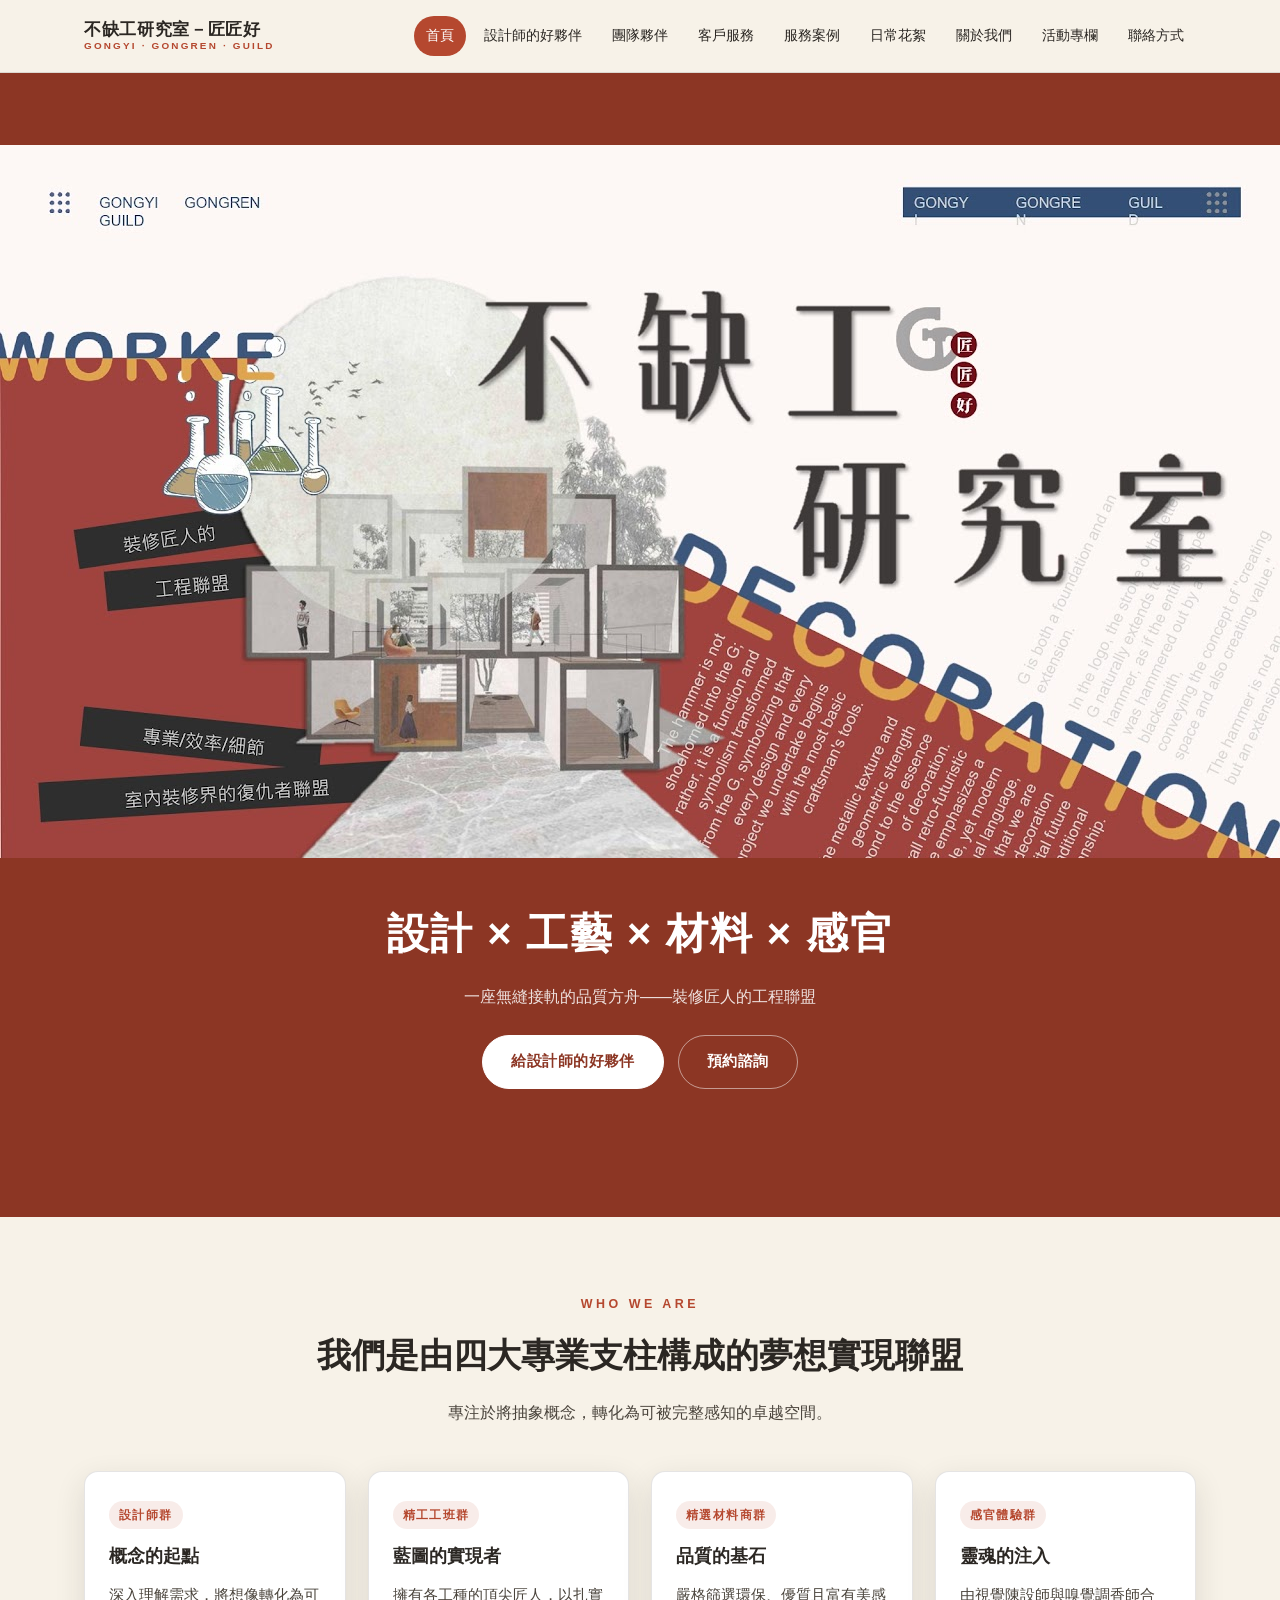
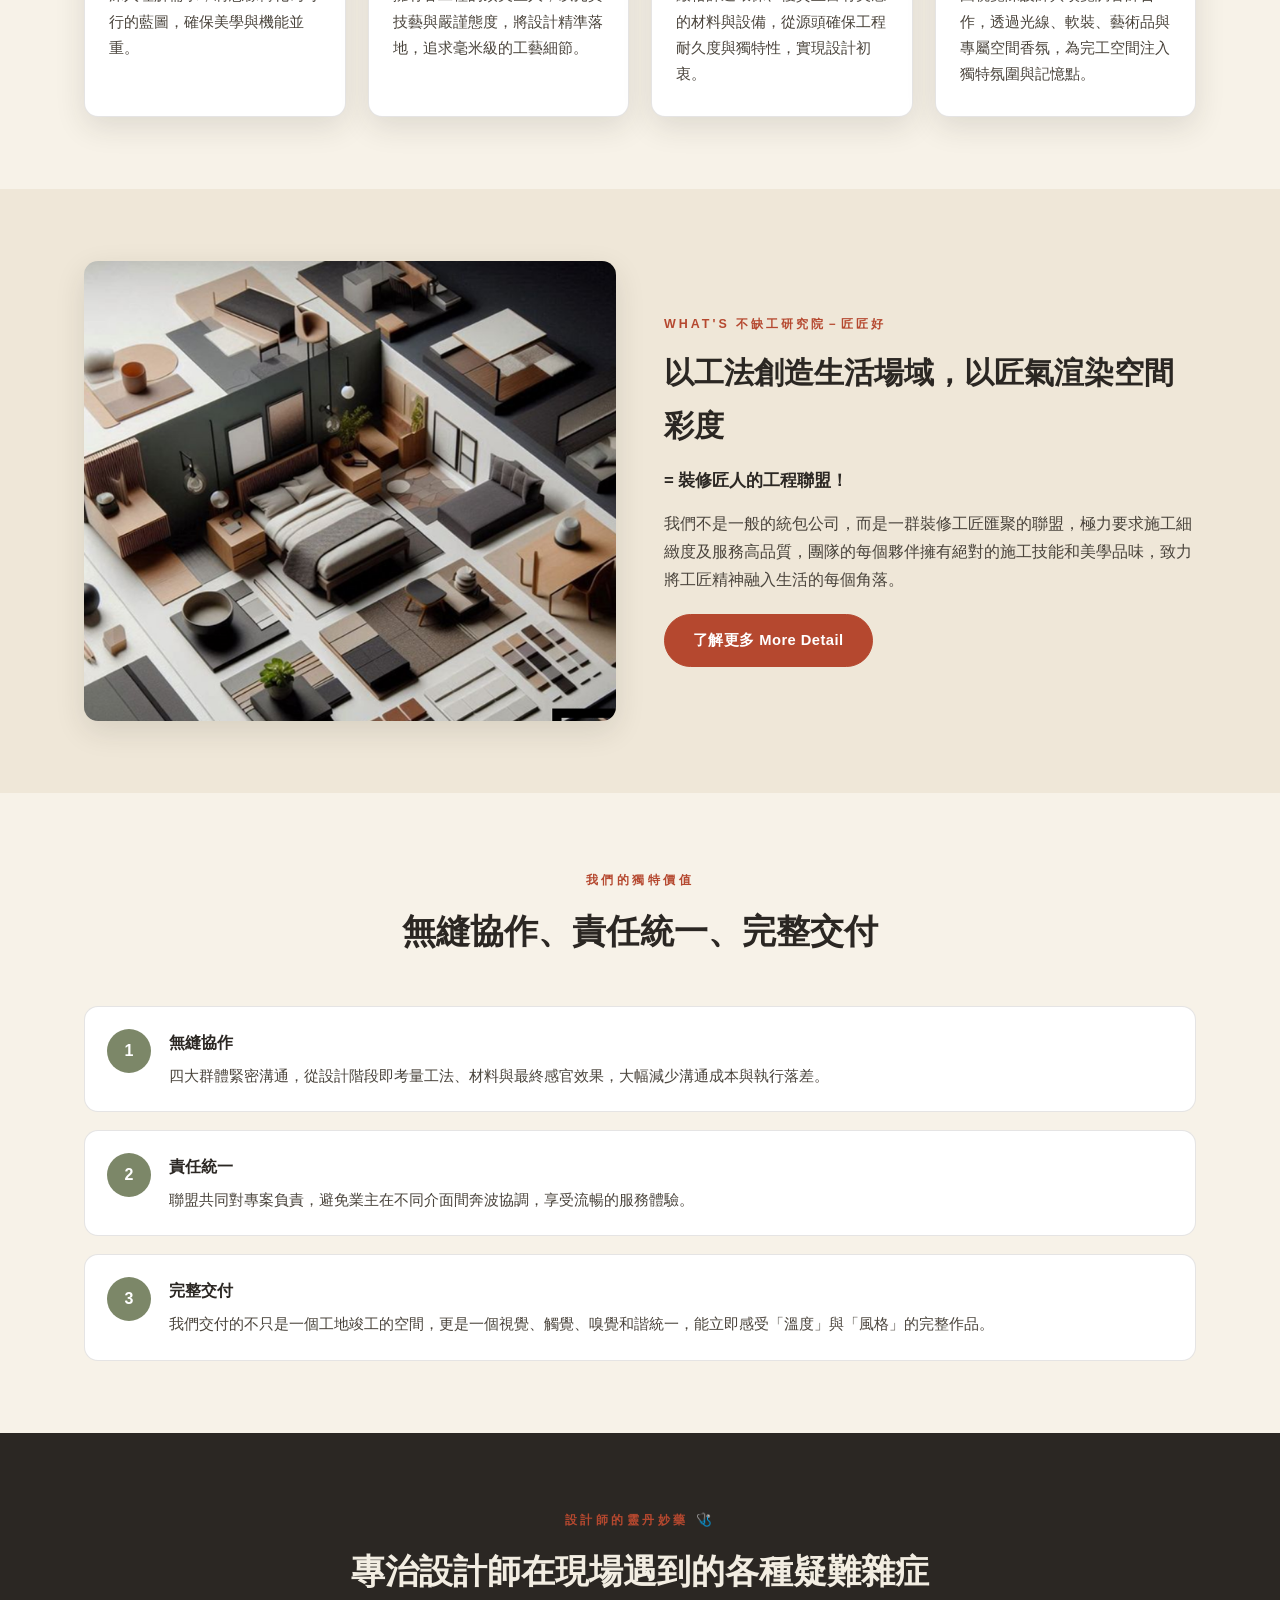
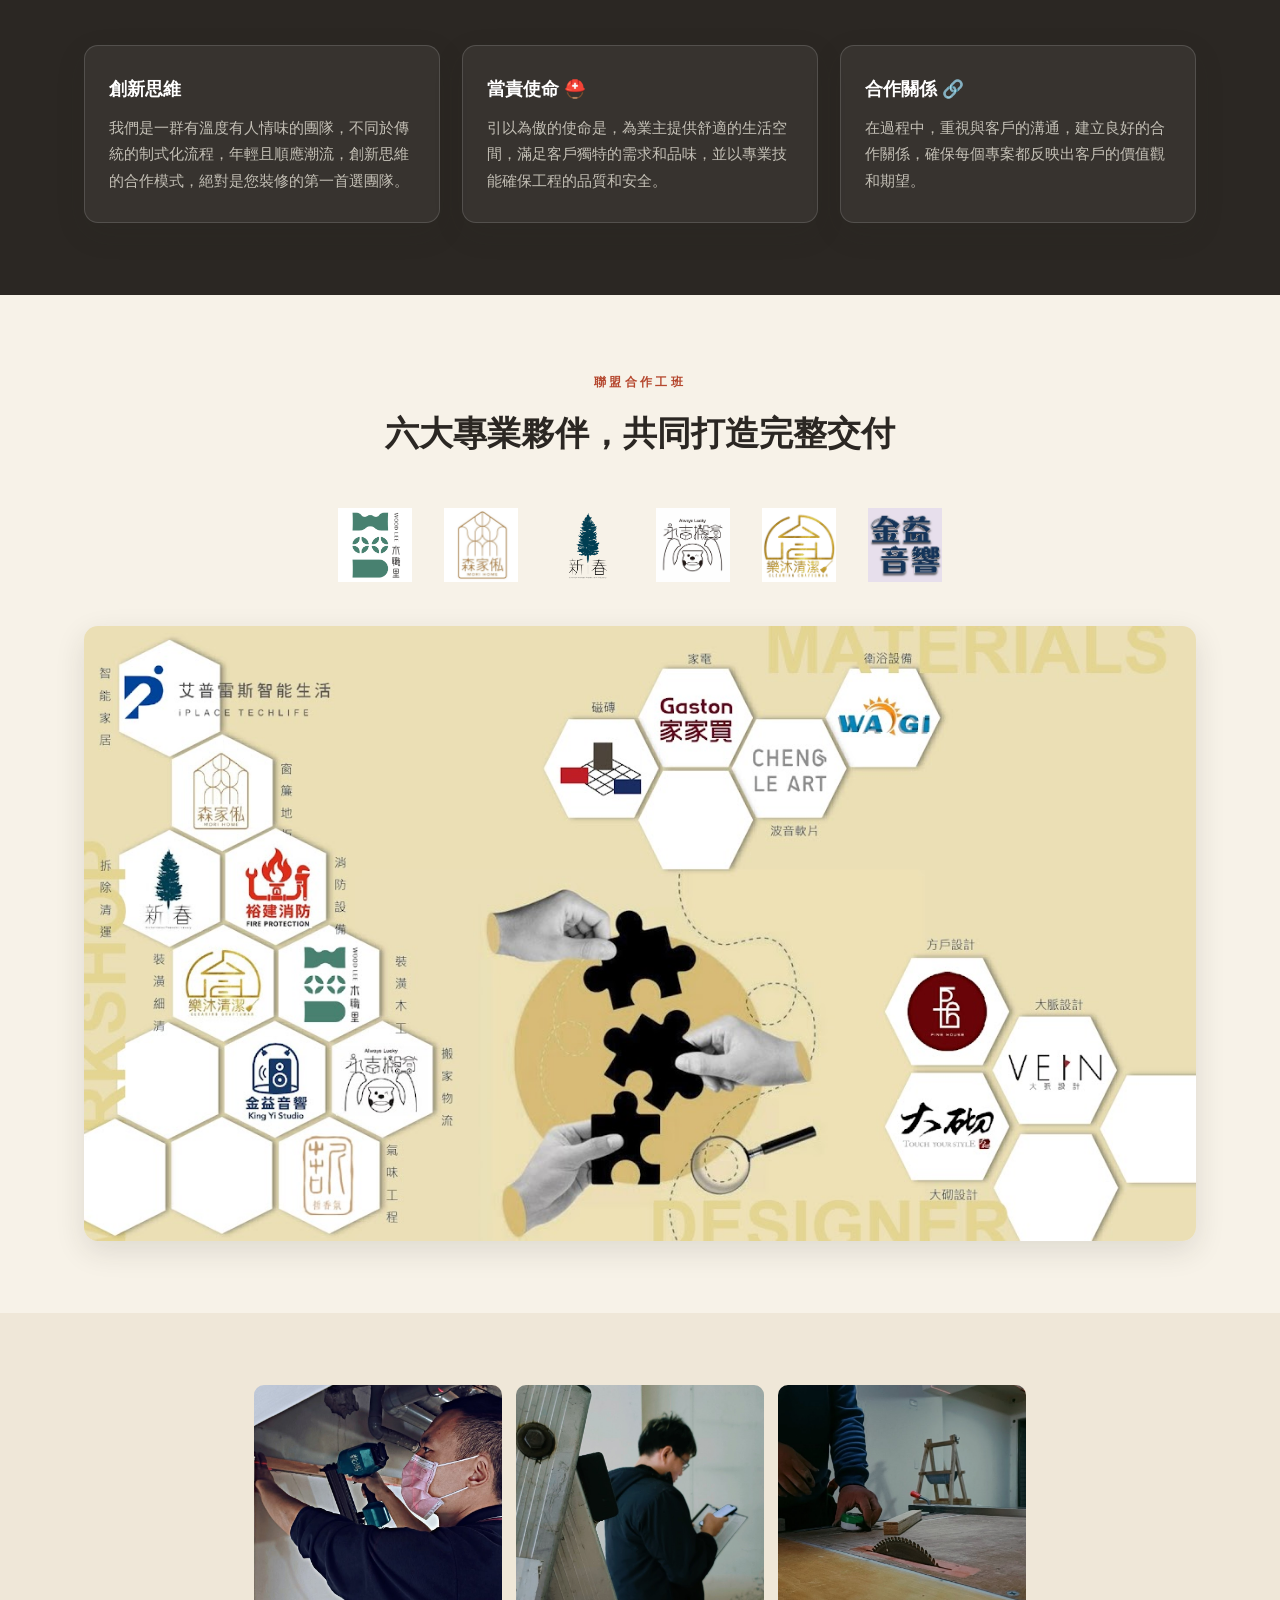
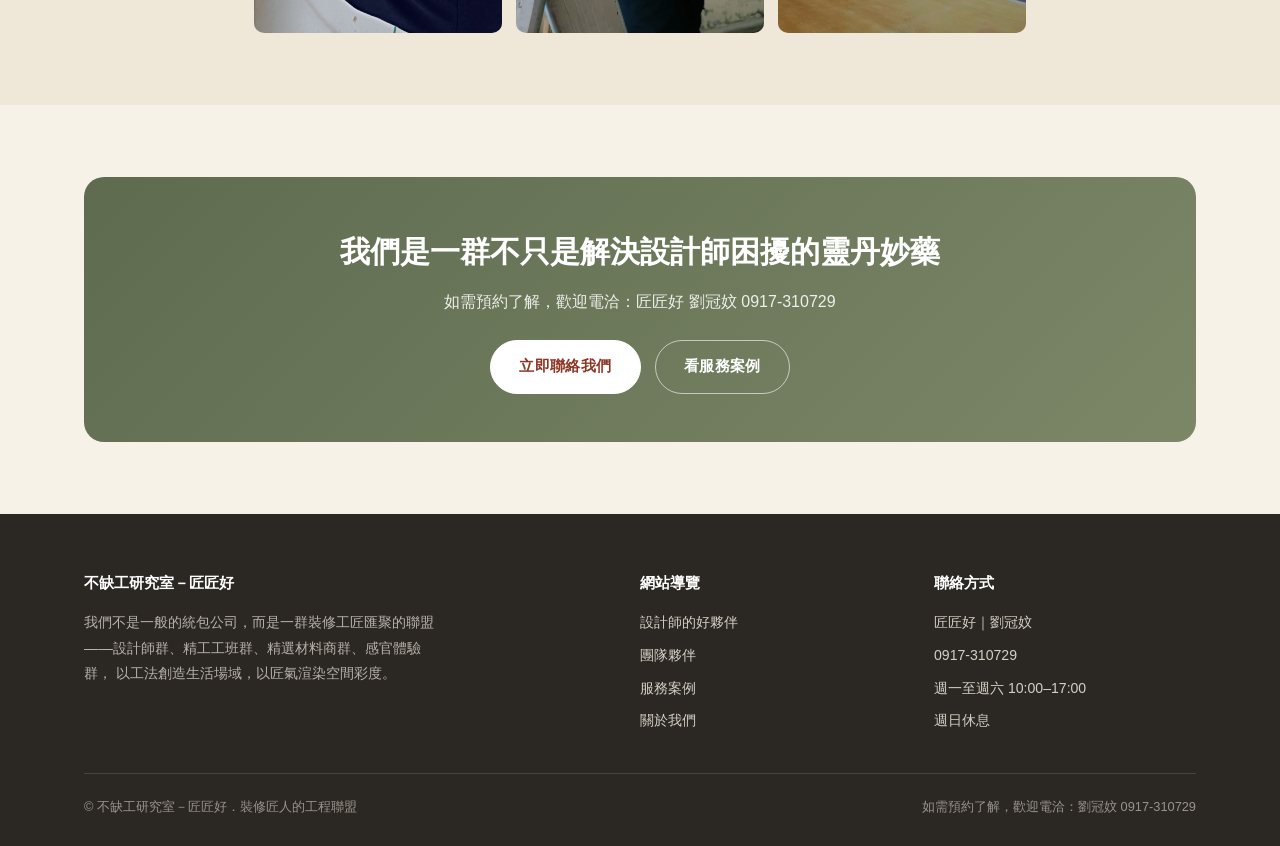
<file: index.html>
<!doctype html>
<html lang="zh-Hant">
<head>
<meta charset="UTF-8">
<meta name="viewport" content="width=device-width, initial-scale=1.0">
<title>首頁 | 不缺工研究室－匠匠好</title>
<meta name="description" content="不缺工研究室－匠匠好：設計 × 工藝 × 材料 × 感官，裝修匠人的工程聯盟。">
<link rel="stylesheet" href="css/style.css">
<!-- Google tag (gtag.js) -->
<script async src="https://www.googletagmanager.com/gtag/js?id=G-C6QJ9Z1216"></script>
<script>
  window.dataLayer = window.dataLayer || [];
  function gtag(){dataLayer.push(arguments);}
  gtag('js', new Date());
  gtag('config', 'G-C6QJ9Z1216');
</script>

</head>
<body>
<header class="site-header">
  <div class="wrap">
    <a href="index.html" class="brand">
      <span class="cn">不缺工研究室－匠匠好</span>
      <span class="en">GONGYI · GONGREN · GUILD</span>
    </a>
    <nav class="primary-nav">
      <ul>
        <li><a href="index.html" class="active">首頁</a></li><li><a href="designer.html">設計師的好夥伴</a></li><li><a href="team.html">團隊夥伴</a></li><li><a href="service.html">客戶服務</a></li><li><a href="cases.html">服務案例</a></li><li><a href="daily.html">日常花絮</a></li><li><a href="about.html">關於我們</a></li><li><a href="activities.html">活動專欄</a></li><li><a href="contact.html">聯絡方式</a></li>
      </ul>
    </nav>
    <button class="nav-toggle" aria-label="開啟選單">☰</button>
  </div>
</header>

<section class="hero">
  <img class="hero-bg" src="assets/img/home/home-01.jpg" alt="不缺工研究室 匠匠好 品牌識別橫幅">
  <div class="wrap hero-caption">
    <h1>設計 × 工藝 × 材料 × 感官</h1>
    <p>一座無縫接軌的品質方舟——裝修匠人的工程聯盟</p>
    <div class="cta-row" style="margin-top:24px;display:flex;gap:14px;justify-content:center;flex-wrap:wrap;">
      <a class="btn light" href="designer.html">給設計師的好夥伴</a>
      <a class="btn outline" style="border-color:rgba(255,255,255,.5);color:#fff;" href="contact.html">預約諮詢</a>
    </div>
  </div>
</section>

<section>
  <div class="wrap">
    <div class="section-head">
      <span class="kicker">Who We Are</span>
      <h2>我們是由四大專業支柱構成的夢想實現聯盟</h2>
      <p>專注於將抽象概念，轉化為可被完整感知的卓越空間。</p>
    </div>
    <div class="grid-4">
      <div class="card">
        <span class="tag">設計師群</span>
        <h3>概念的起點</h3>
        <p>深入理解需求，將想像轉化為可行的藍圖，確保美學與機能並重。</p>
      </div>
      <div class="card">
        <span class="tag">精工工班群</span>
        <h3>藍圖的實現者</h3>
        <p>擁有各工種的頂尖匠人，以扎實技藝與嚴謹態度，將設計精準落地，追求毫米級的工藝細節。</p>
      </div>
      <div class="card">
        <span class="tag">精選材料商群</span>
        <h3>品質的基石</h3>
        <p>嚴格篩選環保、優質且富有美感的材料與設備，從源頭確保工程耐久度與獨特性，實現設計初衷。</p>
      </div>
      <div class="card">
        <span class="tag">感官體驗群</span>
        <h3>靈魂的注入</h3>
        <p>由視覺陳設師與嗅覺調香師合作，透過光線、軟裝、藝術品與專屬空間香氛，為完工空間注入獨特氛圍與記憶點。</p>
      </div>
    </div>
  </div>
</section>

<section class="alt">
  <div class="wrap">
    <div class="split">
      <div class="media"><img src="assets/img/home/home-02.png" alt="室內設計材質與家具意象拼貼"></div>
      <div>
        <span class="eyebrow">What's 不缺工研究院－匠匠好</span>
        <h2>以工法創造生活場域，以匠氣渲染空間彩度</h2>
        <p class="lead">= 裝修匠人的工程聯盟！</p>
        <p>我們不是一般的統包公司，而是一群裝修工匠匯聚的聯盟，極力要求施工細緻度及服務高品質，團隊的每個夥伴擁有絕對的施工技能和美學品味，致力將工匠精神融入生活的每個角落。</p>
        <a class="btn" style="margin-top:20px;" href="about.html">了解更多 More Detail</a>
      </div>
    </div>
  </div>
</section>

<section>
  <div class="wrap">
    <div class="section-head">
      <span class="kicker">我們的獨特價值</span>
      <h2>無縫協作、責任統一、完整交付</h2>
    </div>
    <div class="value-list">
      <div class="value-item">
        <div class="num">1</div>
        <div><h4>無縫協作</h4><p>四大群體緊密溝通，從設計階段即考量工法、材料與最終感官效果，大幅減少溝通成本與執行落差。</p></div>
      </div>
      <div class="value-item">
        <div class="num">2</div>
        <div><h4>責任統一</h4><p>聯盟共同對專案負責，避免業主在不同介面間奔波協調，享受流暢的服務體驗。</p></div>
      </div>
      <div class="value-item">
        <div class="num">3</div>
        <div><h4>完整交付</h4><p>我們交付的不只是一個工地竣工的空間，更是一個視覺、觸覺、嗅覺和諧統一，能立即感受「溫度」與「風格」的完整作品。</p></div>
      </div>
    </div>
  </div>
</section>

<section class="dark">
  <div class="wrap">
    <div class="section-head">
      <span class="kicker">設計師的靈丹妙藥 🩺</span>
      <h2>專治設計師在現場遇到的各種疑難雜症</h2>
    </div>
    <div class="grid-3">
      <div class="card" style="background:rgba(255,255,255,.06);border-color:rgba(255,255,255,.14);">
        <h3 style="color:#fff;">創新思維</h3>
        <p style="color:rgba(242,237,226,.75);">我們是一群有溫度有人情味的團隊，不同於傳統的制式化流程，年輕且順應潮流，創新思維的合作模式，絕對是您裝修的第一首選團隊。</p>
      </div>
      <div class="card" style="background:rgba(255,255,255,.06);border-color:rgba(255,255,255,.14);">
        <h3 style="color:#fff;">當責使命 ⛑️</h3>
        <p style="color:rgba(242,237,226,.75);">引以為傲的使命是，為業主提供舒適的生活空間，滿足客戶獨特的需求和品味，並以專業技能確保工程的品質和安全。</p>
      </div>
      <div class="card" style="background:rgba(255,255,255,.06);border-color:rgba(255,255,255,.14);">
        <h3 style="color:#fff;">合作關係 🔗</h3>
        <p style="color:rgba(242,237,226,.75);">在過程中，重視與客戶的溝通，建立良好的合作關係，確保每個專案都反映出客戶的價值觀和期望。</p>
      </div>
    </div>
  </div>
</section>

<section>
  <div class="wrap">
    <div class="section-head">
      <span class="kicker">聯盟合作工班</span>
      <h2>六大專業夥伴，共同打造完整交付</h2>
    </div>
    <div class="logo-strip">
      <img src="assets/img/home/home-07.png" alt="木職里室內設計裝潢有限公司">
      <img src="assets/img/home/home-08.jpg" alt="森家俬 Mori Home">
      <img src="assets/img/home/home-09.png" alt="新春企業社">
      <img src="assets/img/home/home-10.png" alt="永吉搬家">
      <img src="assets/img/home/home-11.png" alt="樂沐清潔">
      <img src="assets/img/home/home-12.jpg" alt="金益音響">
    </div>
    <div class="wrap" style="padding:0;margin-top:44px;">
      <img src="assets/img/home/home-03.jpg" alt="合作品牌生態圈：工班、材料商、設計師網絡" style="border-radius:var(--radius);box-shadow:var(--shadow);">
    </div>
  </div>
</section>

<section class="alt">
  <div class="wrap photo-strip" style="grid-template-columns:repeat(3,1fr);max-width:820px;margin:0 auto;">
    <img src="assets/img/home/home-04.jpg" alt="木工職人施作現場">
    <img src="assets/img/home/home-06.jpg" alt="現場勘查紀錄">
    <img src="assets/img/home/home-05.jpg" alt="施工現場實錄">
  </div>
</section>

<section>
  <div class="wrap">
    <div class="cta">
      <h2>我們是一群不只是解決設計師困擾的靈丹妙藥</h2>
      <p>如需預約了解，歡迎電洽：匠匠好 劉冠妏 0917-310729</p>
      <div class="actions">
        <a class="btn light" href="contact.html">立即聯絡我們</a>
        <a class="btn outline" style="border-color:rgba(255,255,255,.6);color:#fff;" href="cases.html">看服務案例</a>
      </div>
    </div>
  </div>
</section>

<footer class="site-footer">
  <div class="wrap">
    <div class="cols">
      <div>
        <h4>不缺工研究室－匠匠好</h4>
        <p style="max-width:360px;color:rgba(242,237,226,.7);font-size:.9rem;">
          我們不是一般的統包公司，而是一群裝修工匠匯聚的聯盟——設計師群、精工工班群、精選材料商群、感官體驗群，
          以工法創造生活場域，以匠氣渲染空間彩度。
        </p>
      </div>
      <div>
        <h4>網站導覽</h4>
        <ul>
          <li><a href="designer.html">設計師的好夥伴</a></li>
          <li><a href="team.html">團隊夥伴</a></li>
          <li><a href="cases.html">服務案例</a></li>
          <li><a href="about.html">關於我們</a></li>
        </ul>
      </div>
      <div>
        <h4>聯絡方式</h4>
        <ul>
          <li>匠匠好｜劉冠妏</li>
          <li>0917-310729</li>
          <li>週一至週六 10:00–17:00</li>
          <li>週日休息</li>
        </ul>
      </div>
    </div>
    <div class="bottom">
      <span>&copy; 不缺工研究室－匠匠好．裝修匠人的工程聯盟</span>
      <span>如需預約了解，歡迎電洽：劉冠妏 0917-310729</span>
    </div>
  </div>
</footer>
<script src="js/main.js"></script>
</body>
</html>
</file>
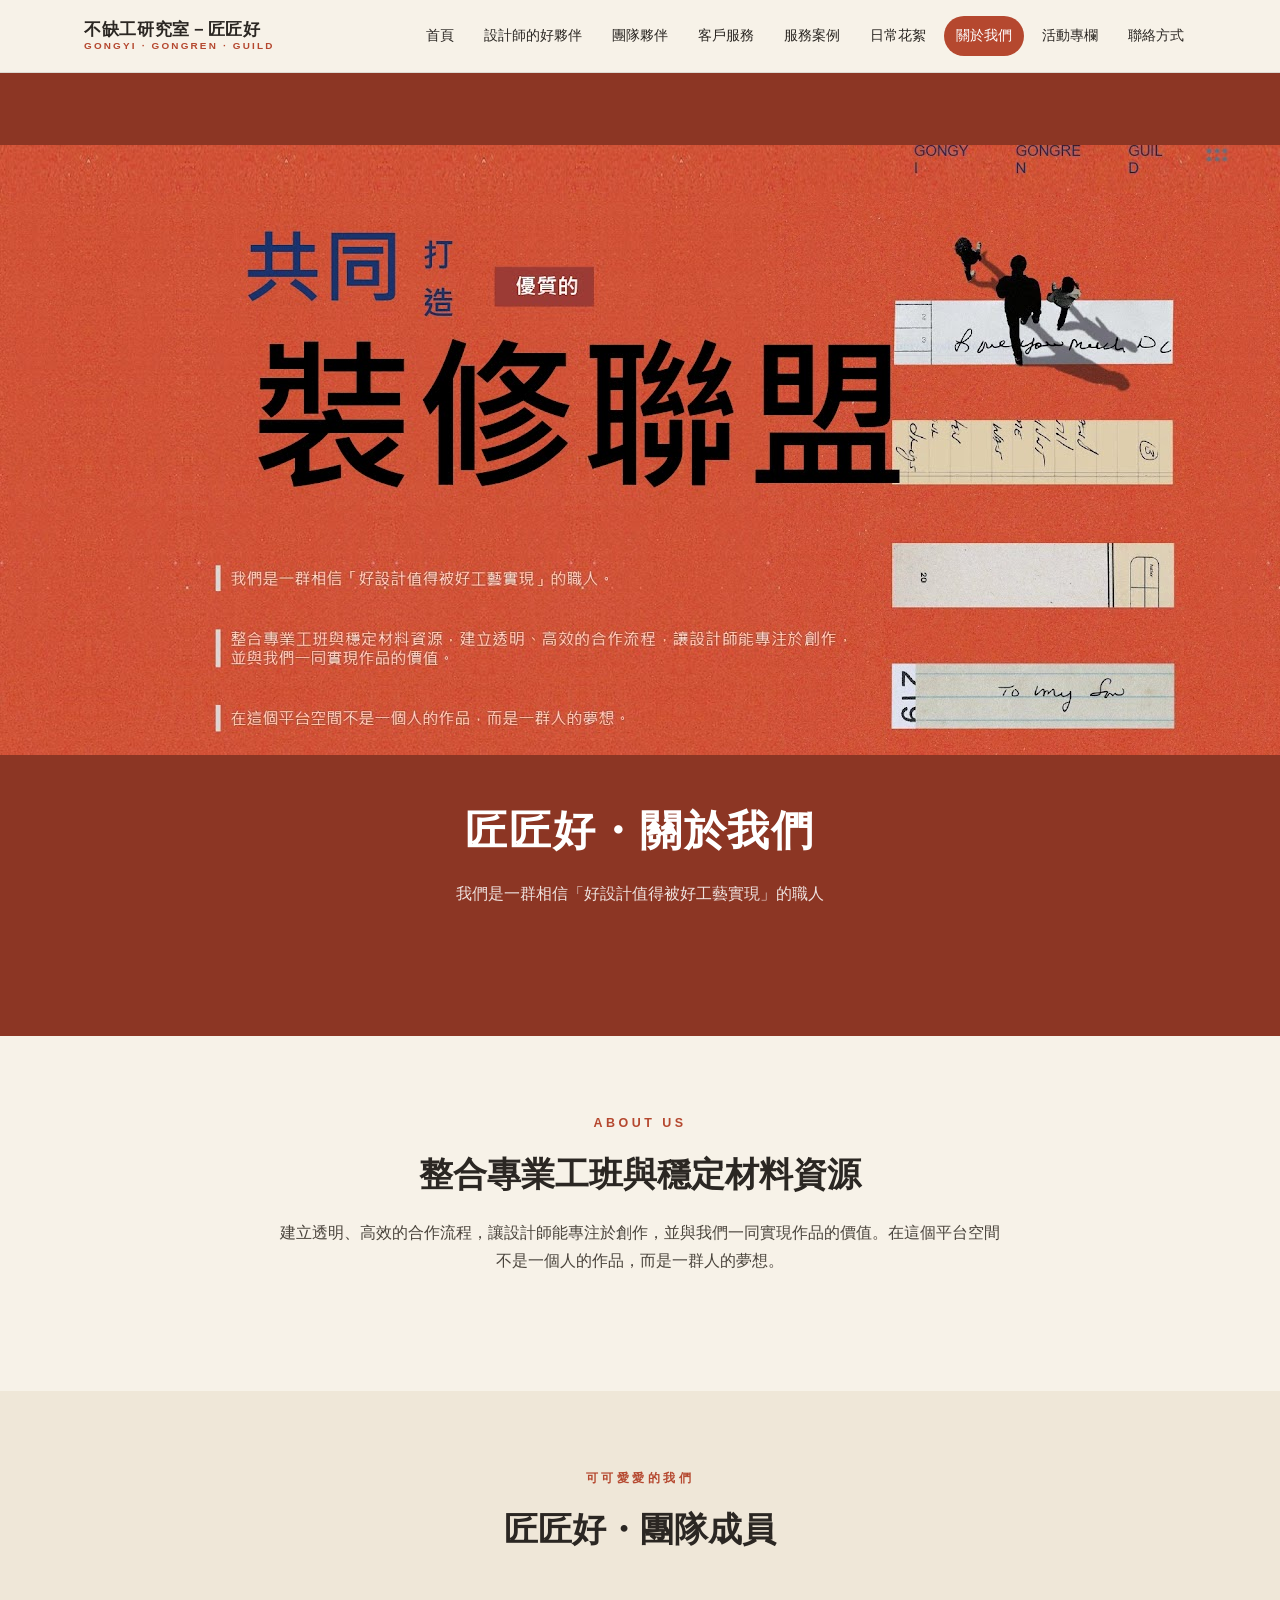
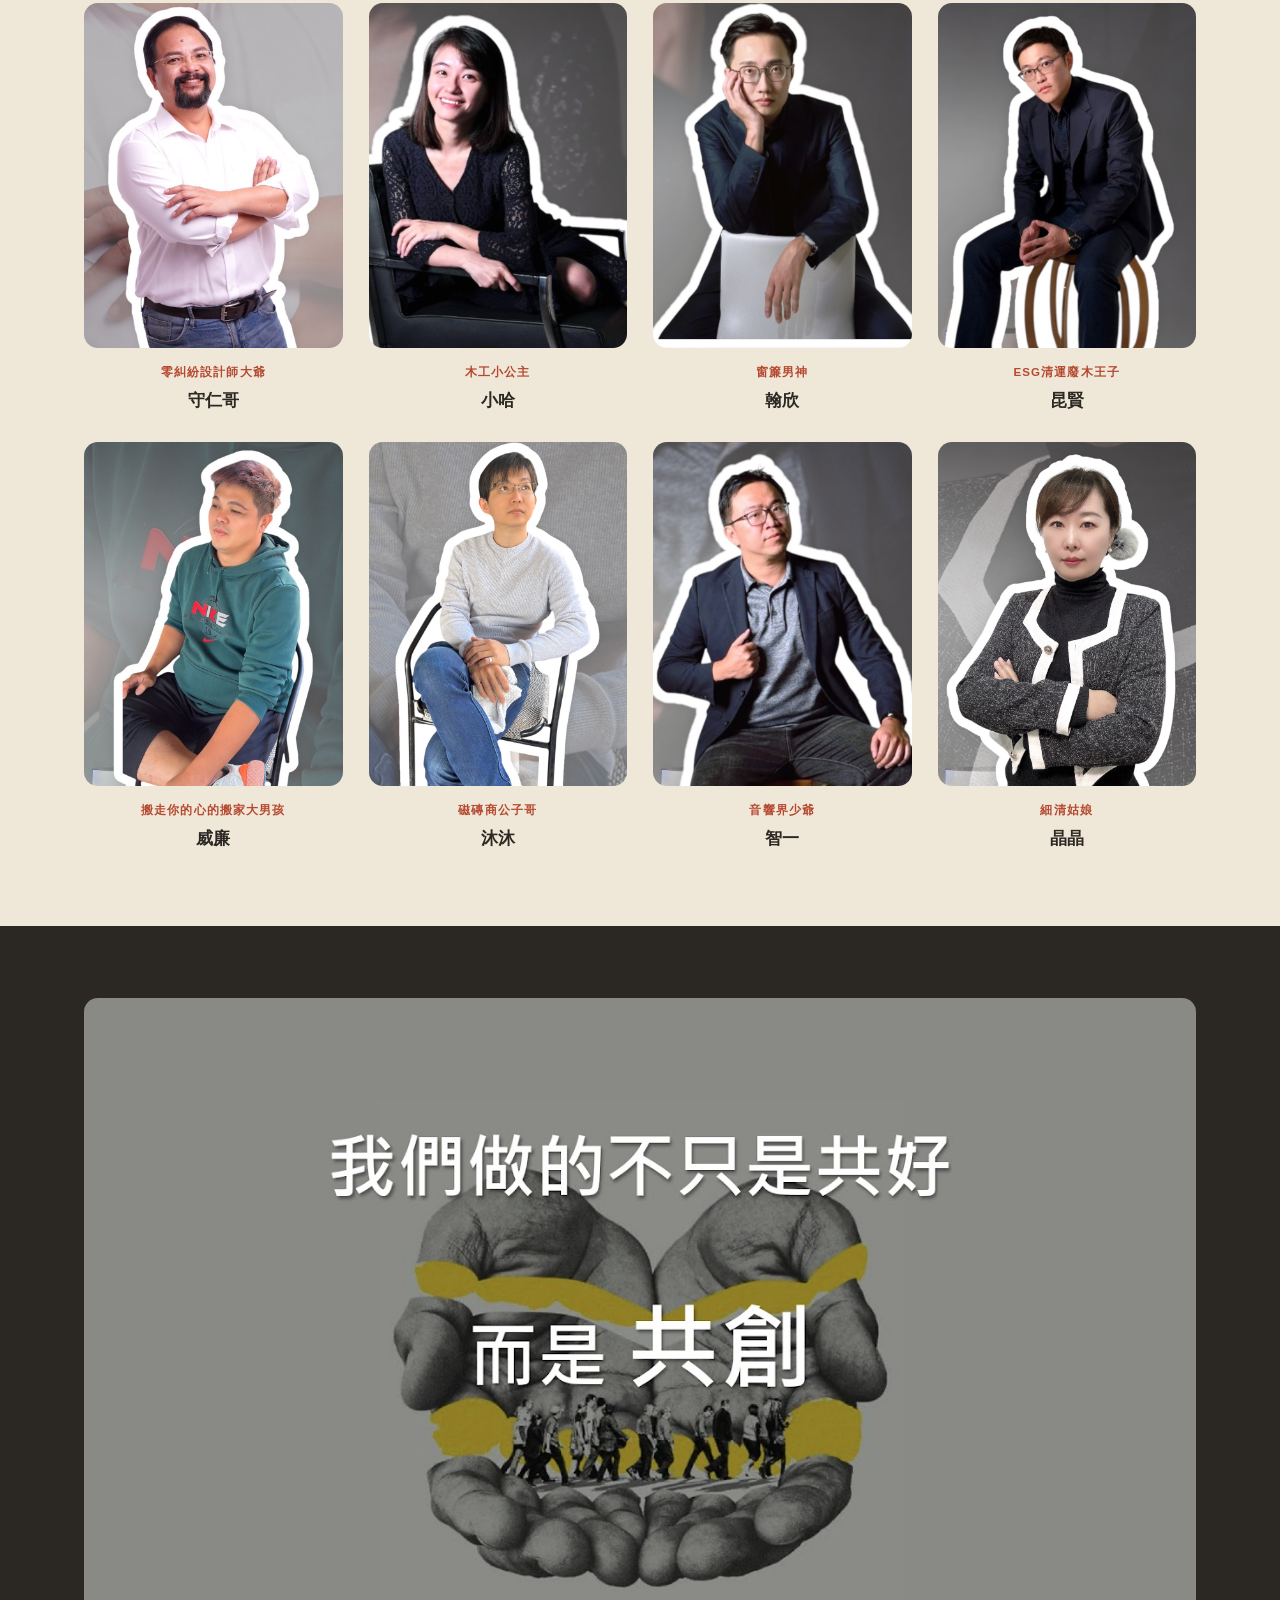
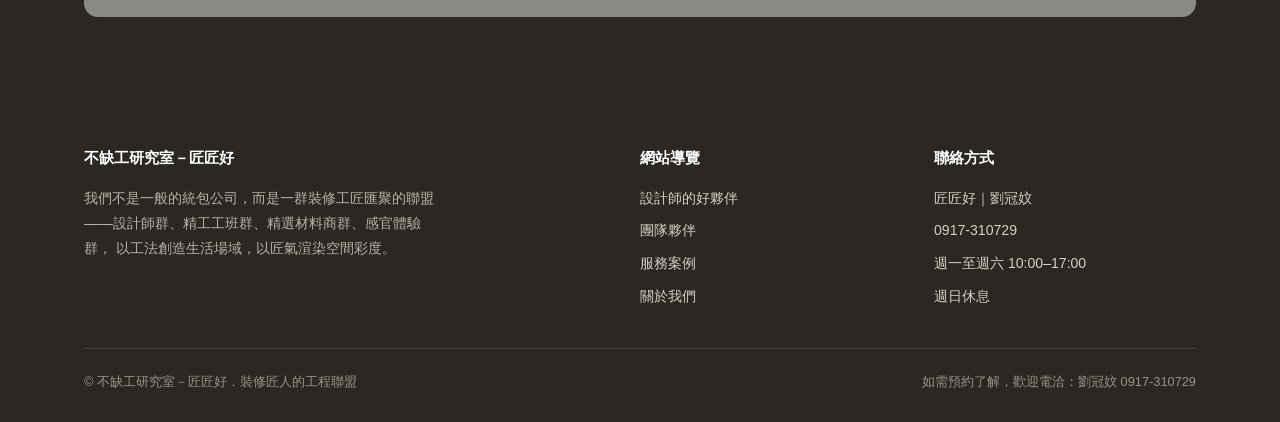
<file: about.html>
<!doctype html>
<html lang="zh-Hant">
<head>
<meta charset="UTF-8">
<meta name="viewport" content="width=device-width, initial-scale=1.0">
<title>匠匠好－關於我們 | 不缺工研究室－匠匠好</title>
<meta name="description" content="認識匠匠好團隊成員：設計師、木工、窗簾、清運、搬家、磁磚、音響、細清等各領域職人。">
<link rel="stylesheet" href="css/style.css">
<!-- Google tag (gtag.js) -->
<script async src="https://www.googletagmanager.com/gtag/js?id=G-C6QJ9Z1216"></script>
<script>
  window.dataLayer = window.dataLayer || [];
  function gtag(){dataLayer.push(arguments);}
  gtag('js', new Date());
  gtag('config', 'G-C6QJ9Z1216');
</script>

</head>
<body>
<header class="site-header">
  <div class="wrap">
    <a href="index.html" class="brand">
      <span class="cn">不缺工研究室－匠匠好</span>
      <span class="en">GONGYI · GONGREN · GUILD</span>
    </a>
    <nav class="primary-nav">
      <ul>
        <li><a href="index.html">首頁</a></li><li><a href="designer.html">設計師的好夥伴</a></li><li><a href="team.html">團隊夥伴</a></li><li><a href="service.html">客戶服務</a></li><li><a href="cases.html">服務案例</a></li><li><a href="daily.html">日常花絮</a></li><li><a href="about.html" class="active">關於我們</a></li><li><a href="activities.html">活動專欄</a></li><li><a href="contact.html">聯絡方式</a></li>
      </ul>
    </nav>
    <button class="nav-toggle" aria-label="開啟選單">☰</button>
  </div>
</header>

<section class="hero">
  <img class="hero-bg" src="assets/img/about/about-01.jpg" alt="共同打造優質的裝修聯盟">
  <div class="wrap hero-caption">
    <h1>匠匠好・關於我們</h1>
    <p>我們是一群相信「好設計值得被好工藝實現」的職人</p>
  </div>
</section>

<section>
  <div class="wrap">
    <div class="section-head">
      <span class="kicker">About Us</span>
      <h2>整合專業工班與穩定材料資源</h2>
      <p>建立透明、高效的合作流程，讓設計師能專注於創作，並與我們一同實現作品的價值。在這個平台空間不是一個人的作品，而是一群人的夢想。</p>
    </div>
  </div>
</section>

<section class="alt">
  <div class="wrap">
    <div class="section-head">
      <span class="kicker">可可愛愛的我們</span>
      <h2>匠匠好・團隊成員</h2>
    </div>
    <div class="team-grid">
      
    <div class="team-card">
      <div class="photo"><img src="assets/img/about/about-02.jpg" alt="零糾紛設計師大爺 守仁哥"></div>
      <div class="role">零糾紛設計師大爺</div>
      <div class="name">守仁哥</div>
    </div>
    <div class="team-card">
      <div class="photo"><img src="assets/img/about/about-03.jpg" alt="木工小公主 小哈"></div>
      <div class="role">木工小公主</div>
      <div class="name">小哈</div>
    </div>
    <div class="team-card">
      <div class="photo"><img src="assets/img/about/about-04.jpg" alt="窗簾男神 翰欣"></div>
      <div class="role">窗簾男神</div>
      <div class="name">翰欣</div>
    </div>
    <div class="team-card">
      <div class="photo"><img src="assets/img/about/about-05.jpg" alt="ESG清運廢木王子 昆賢"></div>
      <div class="role">ESG清運廢木王子</div>
      <div class="name">昆賢</div>
    </div>
    <div class="team-card">
      <div class="photo"><img src="assets/img/about/about-06.jpg" alt="搬走你的心的搬家大男孩 威廉"></div>
      <div class="role">搬走你的心的搬家大男孩</div>
      <div class="name">威廉</div>
    </div>
    <div class="team-card">
      <div class="photo"><img src="assets/img/about/about-07.jpg" alt="磁磚商公子哥 沐沐"></div>
      <div class="role">磁磚商公子哥</div>
      <div class="name">沐沐</div>
    </div>
    <div class="team-card">
      <div class="photo"><img src="assets/img/about/about-08.jpg" alt="音響界少爺 智一"></div>
      <div class="role">音響界少爺</div>
      <div class="name">智一</div>
    </div>
    <div class="team-card">
      <div class="photo"><img src="assets/img/about/about-09.jpg" alt="細清姑娘 晶晶"></div>
      <div class="role">細清姑娘</div>
      <div class="name">晶晶</div>
    </div>
    </div>
  </div>
</section>

<section class="dark">
  <div class="wrap">
    <img src="assets/img/about/about-10.jpg" alt="我們做的不只是共好，而是共創" style="border-radius:var(--radius);">
  </div>
</section>

<footer class="site-footer">
  <div class="wrap">
    <div class="cols">
      <div>
        <h4>不缺工研究室－匠匠好</h4>
        <p style="max-width:360px;color:rgba(242,237,226,.7);font-size:.9rem;">
          我們不是一般的統包公司，而是一群裝修工匠匯聚的聯盟——設計師群、精工工班群、精選材料商群、感官體驗群，
          以工法創造生活場域，以匠氣渲染空間彩度。
        </p>
      </div>
      <div>
        <h4>網站導覽</h4>
        <ul>
          <li><a href="designer.html">設計師的好夥伴</a></li>
          <li><a href="team.html">團隊夥伴</a></li>
          <li><a href="cases.html">服務案例</a></li>
          <li><a href="about.html">關於我們</a></li>
        </ul>
      </div>
      <div>
        <h4>聯絡方式</h4>
        <ul>
          <li>匠匠好｜劉冠妏</li>
          <li>0917-310729</li>
          <li>週一至週六 10:00–17:00</li>
          <li>週日休息</li>
        </ul>
      </div>
    </div>
    <div class="bottom">
      <span>&copy; 不缺工研究室－匠匠好．裝修匠人的工程聯盟</span>
      <span>如需預約了解，歡迎電洽：劉冠妏 0917-310729</span>
    </div>
  </div>
</footer>
<script src="js/main.js"></script>
</body>
</html>
</file>
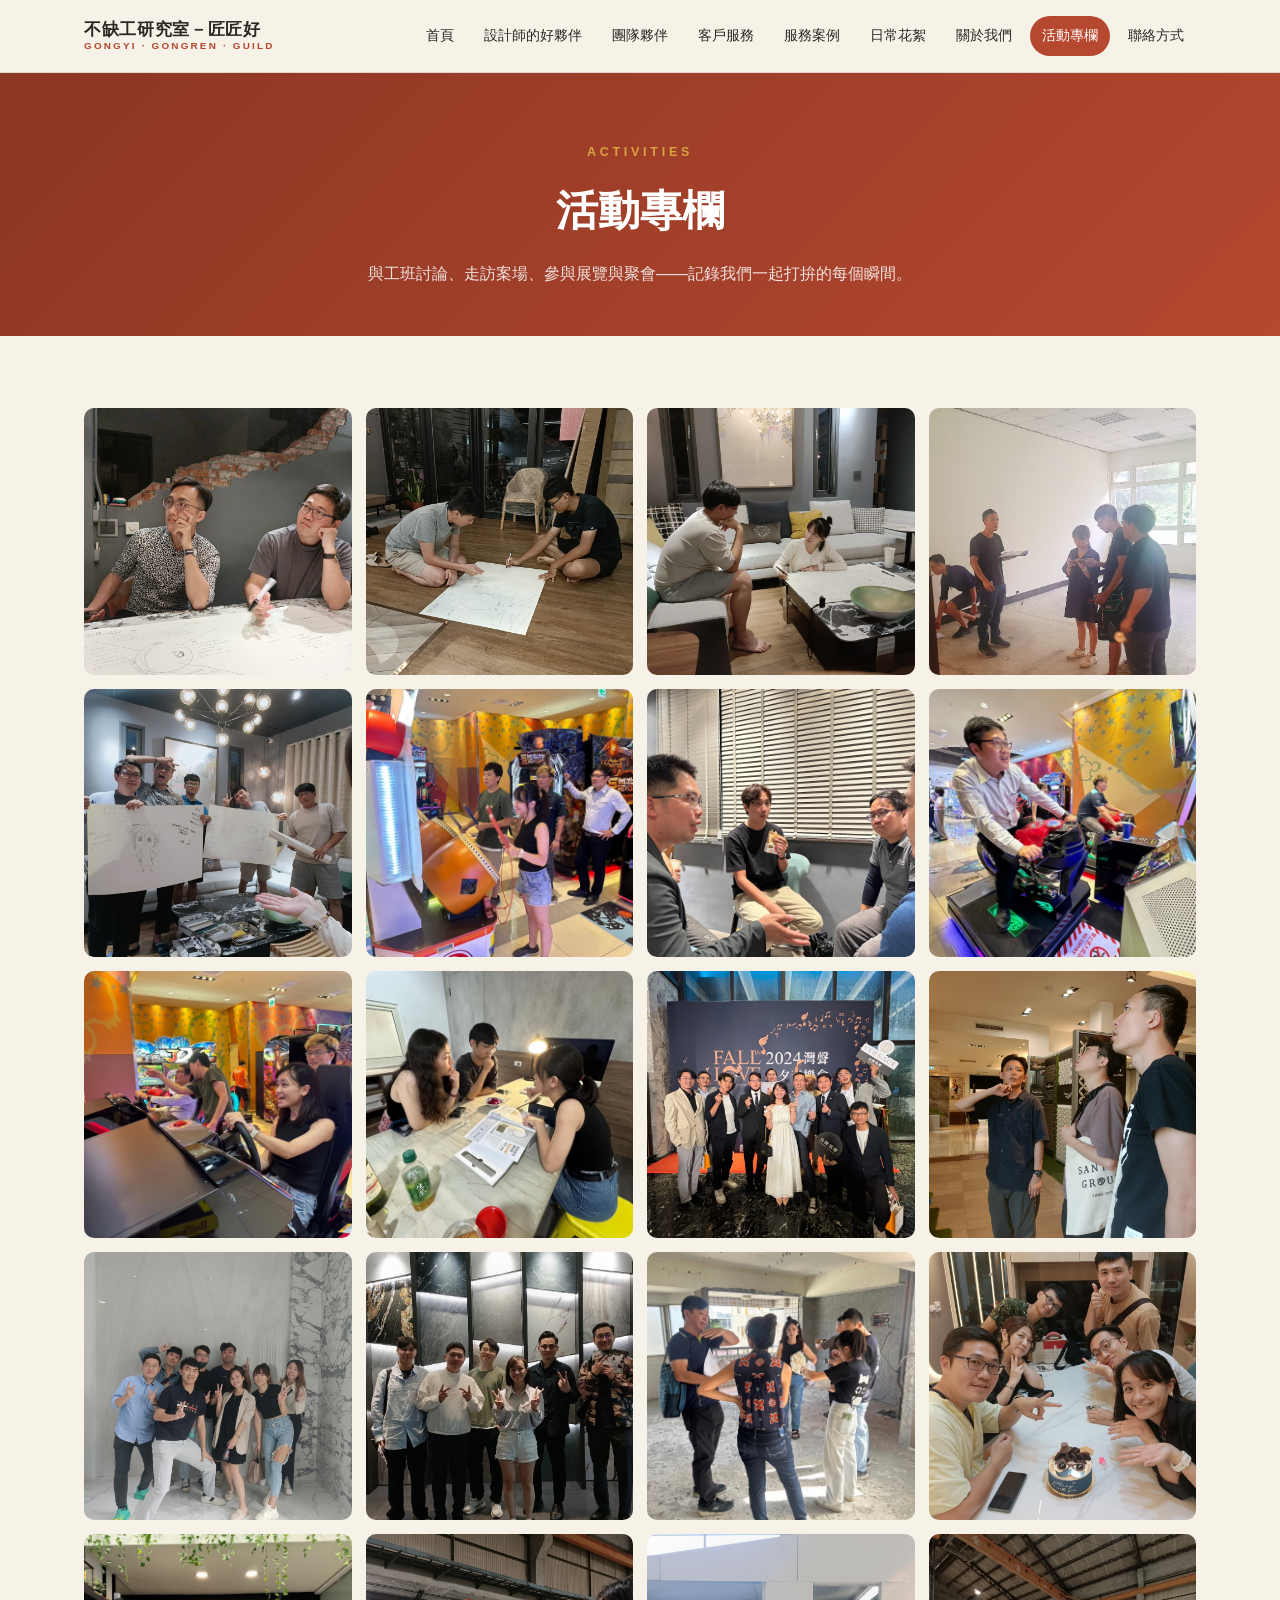
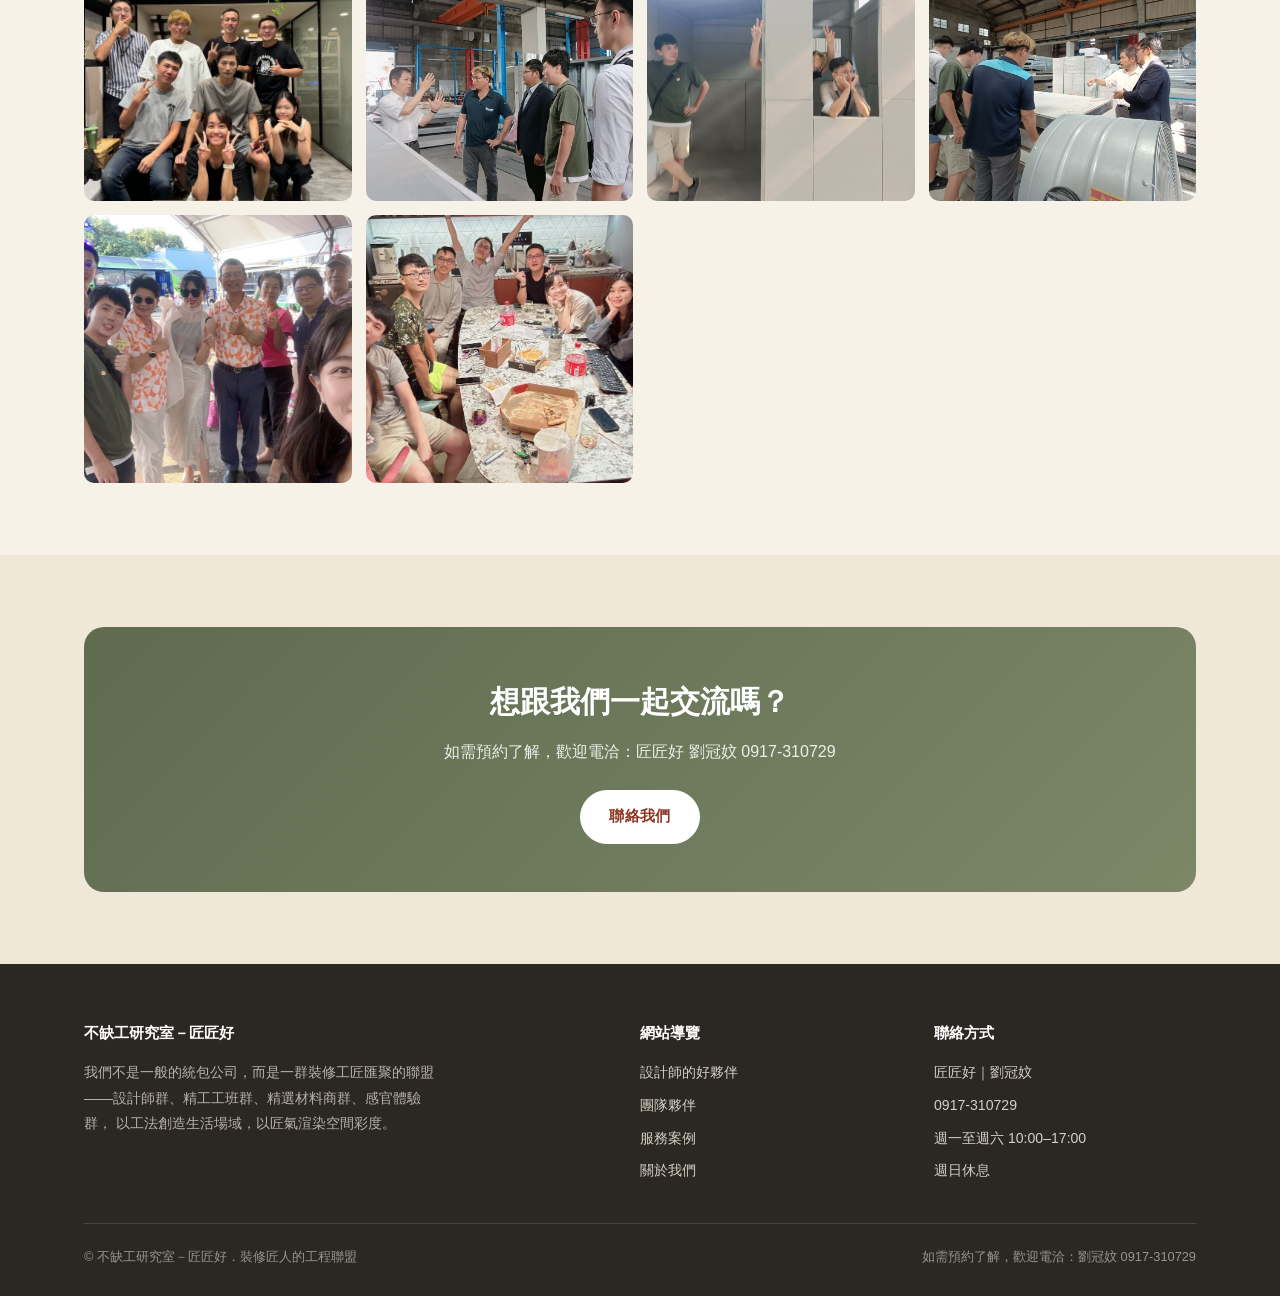
<file: activities.html>
<!doctype html>
<html lang="zh-Hant">
<head>
<meta charset="UTF-8">
<meta name="viewport" content="width=device-width, initial-scale=1.0">
<title>活動專欄 | 不缺工研究室－匠匠好</title>
<meta name="description" content="不缺工研究室活動花絮：工班聚會、案場走訪、展覽交流紀錄。">
<link rel="stylesheet" href="css/style.css">
<!-- Google tag (gtag.js) -->
<script async src="https://www.googletagmanager.com/gtag/js?id=G-C6QJ9Z1216"></script>
<script>
  window.dataLayer = window.dataLayer || [];
  function gtag(){dataLayer.push(arguments);}
  gtag('js', new Date());
  gtag('config', 'G-C6QJ9Z1216');
</script>

</head>
<body>
<header class="site-header">
  <div class="wrap">
    <a href="index.html" class="brand">
      <span class="cn">不缺工研究室－匠匠好</span>
      <span class="en">GONGYI · GONGREN · GUILD</span>
    </a>
    <nav class="primary-nav">
      <ul>
        <li><a href="index.html">首頁</a></li><li><a href="designer.html">設計師的好夥伴</a></li><li><a href="team.html">團隊夥伴</a></li><li><a href="service.html">客戶服務</a></li><li><a href="cases.html">服務案例</a></li><li><a href="daily.html">日常花絮</a></li><li><a href="about.html">關於我們</a></li><li><a href="activities.html" class="active">活動專欄</a></li><li><a href="contact.html">聯絡方式</a></li>
      </ul>
    </nav>
    <button class="nav-toggle" aria-label="開啟選單">☰</button>
  </div>
</header>

<section class="page-banner">
  <div class="wrap">
    <span class="kicker">Activities</span>
    <h1>活動專欄</h1>
    <p>與工班討論、走訪案場、參與展覽與聚會——記錄我們一起打拚的每個瞬間。</p>
  </div>
</section>

<section>
  <div class="wrap">
    <div class="gallery">
      <img src="assets/img/activities/activities-01.jpg" alt="活動花絮紀錄 1"><img src="assets/img/activities/activities-02.jpg" alt="活動花絮紀錄 2"><img src="assets/img/activities/activities-03.jpg" alt="活動花絮紀錄 3"><img src="assets/img/activities/activities-04.jpg" alt="活動花絮紀錄 4"><img src="assets/img/activities/activities-05.jpg" alt="活動花絮紀錄 5"><img src="assets/img/activities/activities-06.jpg" alt="活動花絮紀錄 6"><img src="assets/img/activities/activities-07.jpg" alt="活動花絮紀錄 7"><img src="assets/img/activities/activities-08.jpg" alt="活動花絮紀錄 8"><img src="assets/img/activities/activities-09.jpg" alt="活動花絮紀錄 9"><img src="assets/img/activities/activities-10.jpg" alt="活動花絮紀錄 10"><img src="assets/img/activities/activities-11.jpg" alt="活動花絮紀錄 11"><img src="assets/img/activities/activities-12.jpg" alt="活動花絮紀錄 12"><img src="assets/img/activities/activities-13.jpg" alt="活動花絮紀錄 13"><img src="assets/img/activities/activities-14.jpg" alt="活動花絮紀錄 14"><img src="assets/img/activities/activities-15.jpg" alt="活動花絮紀錄 15"><img src="assets/img/activities/activities-16.jpg" alt="活動花絮紀錄 16"><img src="assets/img/activities/activities-17.jpg" alt="活動花絮紀錄 17"><img src="assets/img/activities/activities-18.jpg" alt="活動花絮紀錄 18"><img src="assets/img/activities/activities-19.jpg" alt="活動花絮紀錄 19"><img src="assets/img/activities/activities-20.jpg" alt="活動花絮紀錄 20"><img src="assets/img/activities/activities-21.jpg" alt="活動花絮紀錄 21"><img src="assets/img/activities/activities-22.jpg" alt="活動花絮紀錄 22">
    </div>
  </div>
</section>

<section class="alt">
  <div class="wrap">
    <div class="cta">
      <h2>想跟我們一起交流嗎？</h2>
      <p>如需預約了解，歡迎電洽：匠匠好 劉冠妏 0917-310729</p>
      <div class="actions">
        <a class="btn light" href="contact.html">聯絡我們</a>
      </div>
    </div>
  </div>
</section>

<footer class="site-footer">
  <div class="wrap">
    <div class="cols">
      <div>
        <h4>不缺工研究室－匠匠好</h4>
        <p style="max-width:360px;color:rgba(242,237,226,.7);font-size:.9rem;">
          我們不是一般的統包公司，而是一群裝修工匠匯聚的聯盟——設計師群、精工工班群、精選材料商群、感官體驗群，
          以工法創造生活場域，以匠氣渲染空間彩度。
        </p>
      </div>
      <div>
        <h4>網站導覽</h4>
        <ul>
          <li><a href="designer.html">設計師的好夥伴</a></li>
          <li><a href="team.html">團隊夥伴</a></li>
          <li><a href="cases.html">服務案例</a></li>
          <li><a href="about.html">關於我們</a></li>
        </ul>
      </div>
      <div>
        <h4>聯絡方式</h4>
        <ul>
          <li>匠匠好｜劉冠妏</li>
          <li>0917-310729</li>
          <li>週一至週六 10:00–17:00</li>
          <li>週日休息</li>
        </ul>
      </div>
    </div>
    <div class="bottom">
      <span>&copy; 不缺工研究室－匠匠好．裝修匠人的工程聯盟</span>
      <span>如需預約了解，歡迎電洽：劉冠妏 0917-310729</span>
    </div>
  </div>
</footer>
<script src="js/main.js"></script>
</body>
</html>
</file>
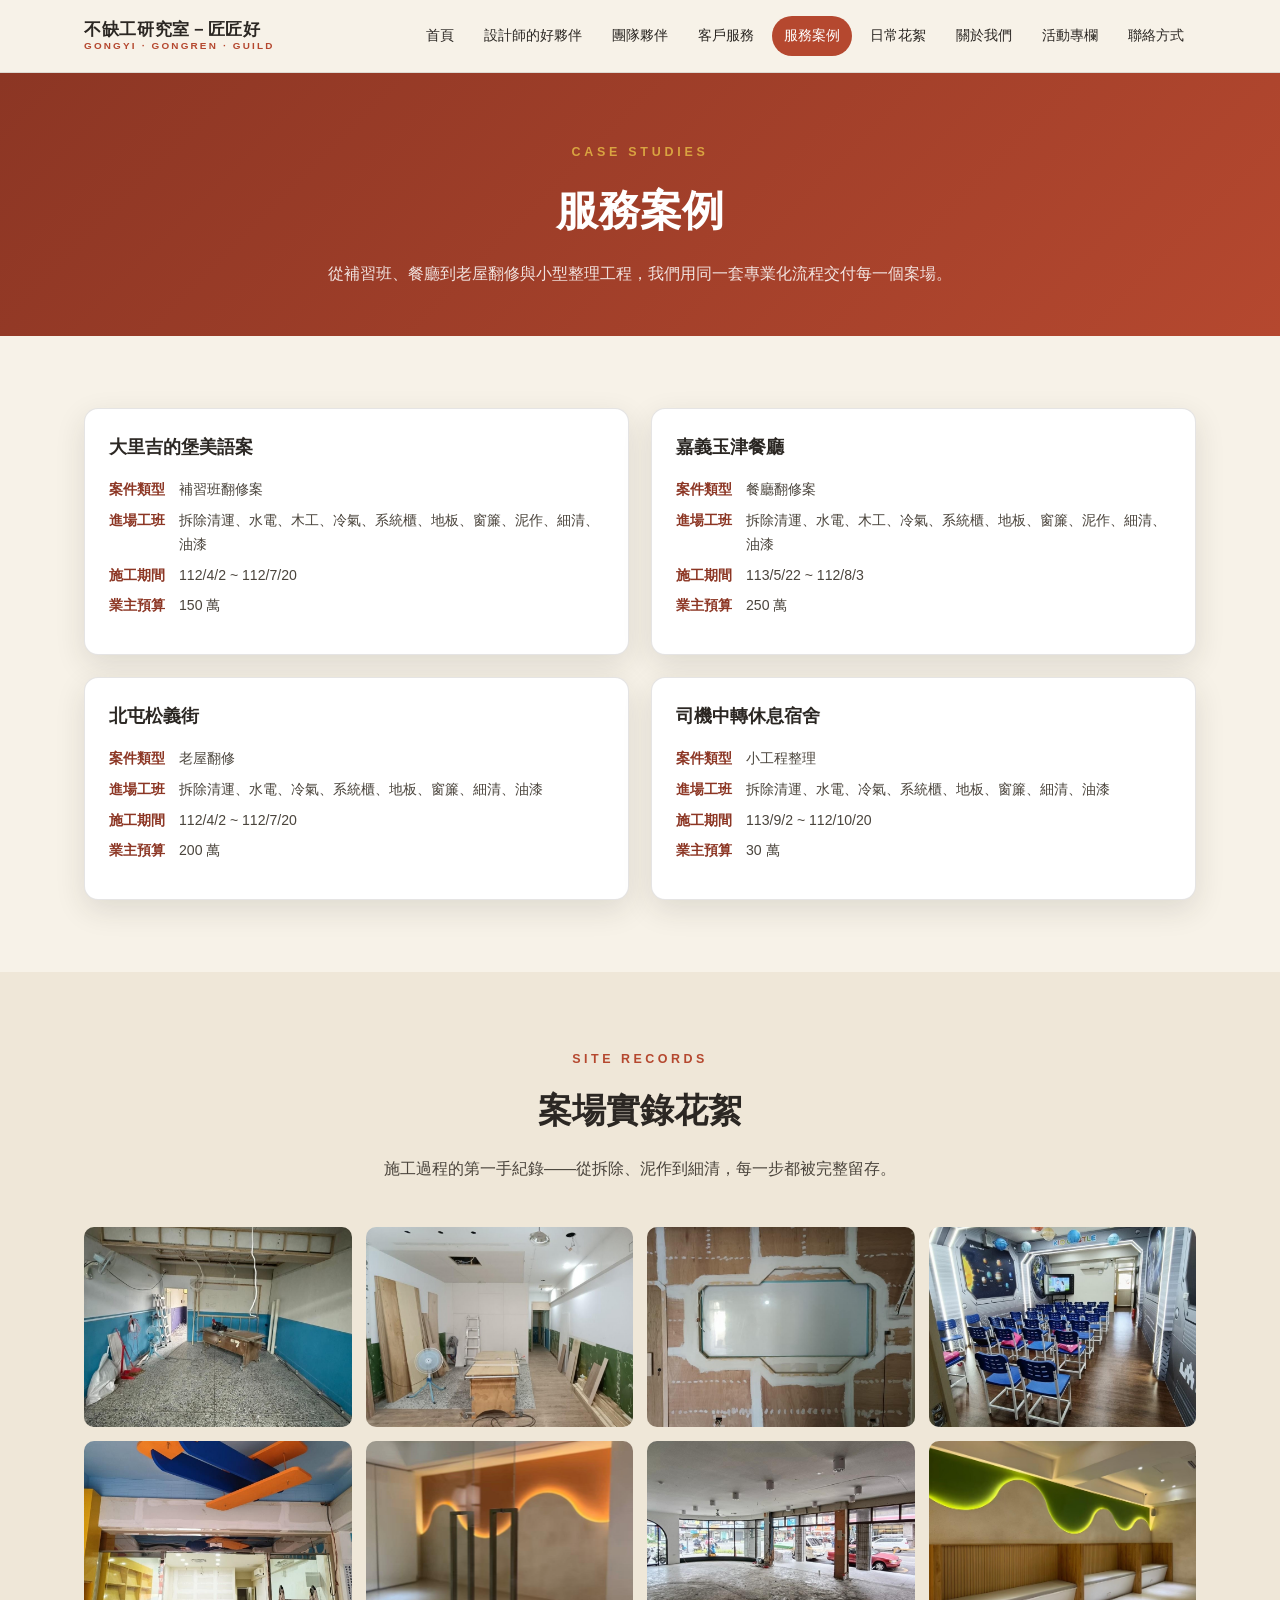
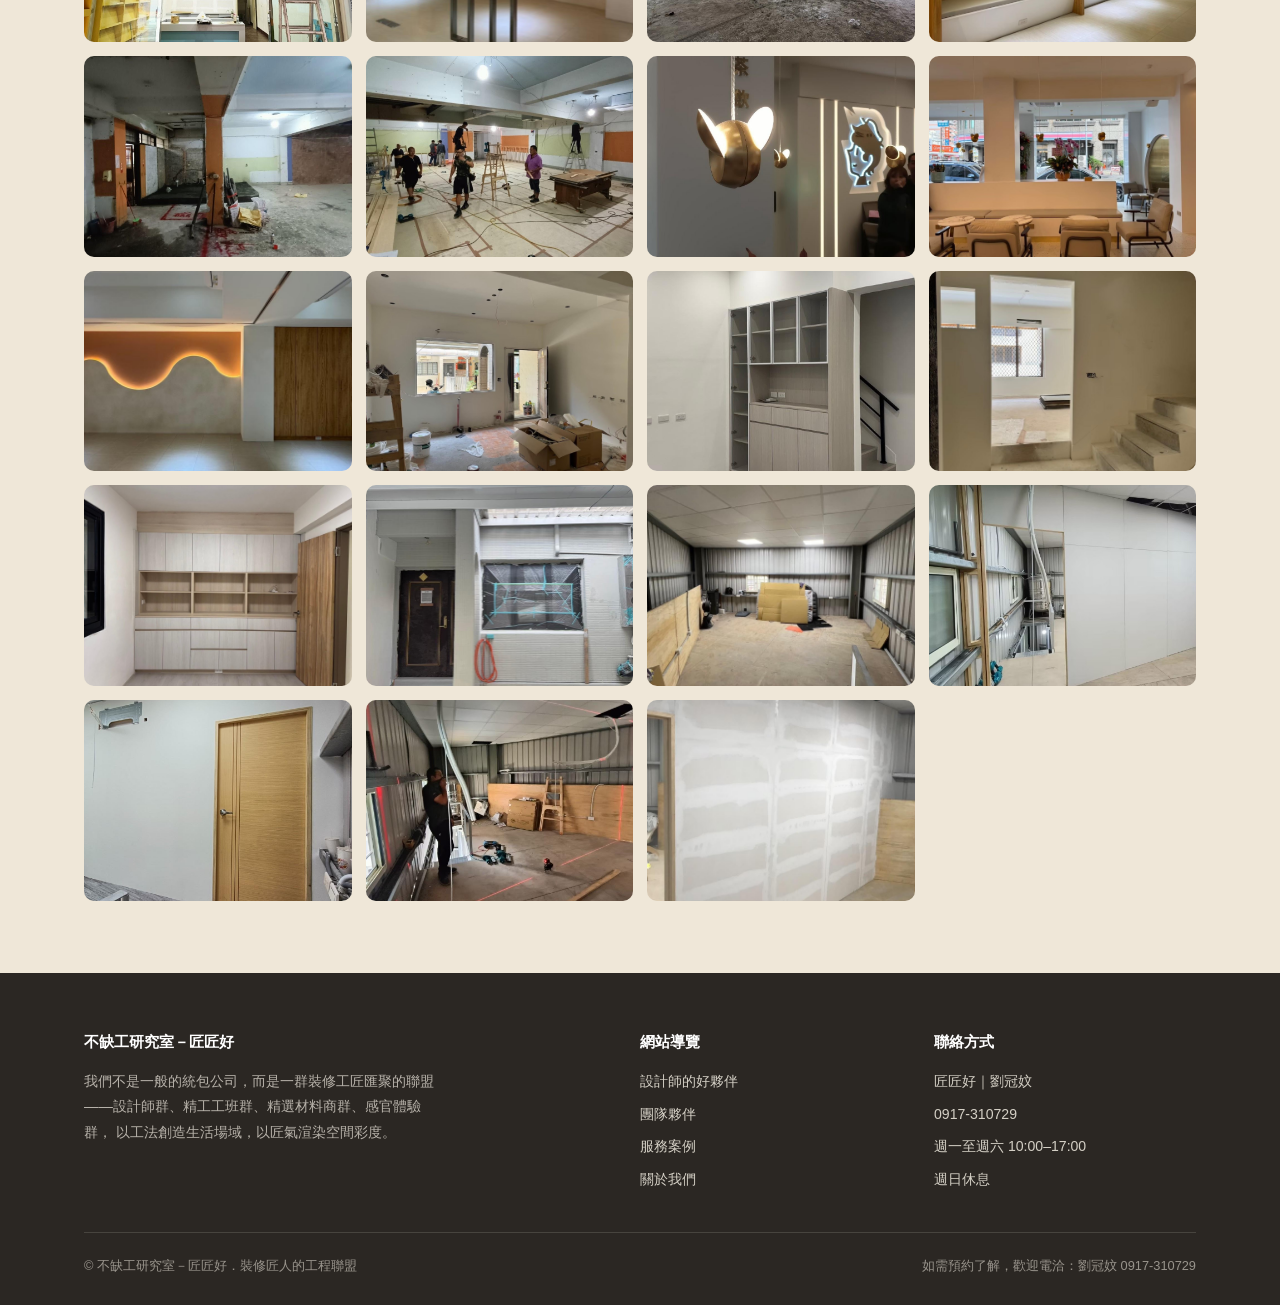
<file: cases.html>
<!doctype html>
<html lang="zh-Hant">
<head>
<meta charset="UTF-8">
<meta name="viewport" content="width=device-width, initial-scale=1.0">
<title>服務案例 | 不缺工研究室－匠匠好</title>
<meta name="description" content="不缺工研究室服務案例：補習班翻修、餐廳翻修、老屋翻修等實際工程紀錄與案場花絮。">
<link rel="stylesheet" href="css/style.css">
<!-- Google tag (gtag.js) -->
<script async src="https://www.googletagmanager.com/gtag/js?id=G-C6QJ9Z1216"></script>
<script>
  window.dataLayer = window.dataLayer || [];
  function gtag(){dataLayer.push(arguments);}
  gtag('js', new Date());
  gtag('config', 'G-C6QJ9Z1216');
</script>

</head>
<body>
<header class="site-header">
  <div class="wrap">
    <a href="index.html" class="brand">
      <span class="cn">不缺工研究室－匠匠好</span>
      <span class="en">GONGYI · GONGREN · GUILD</span>
    </a>
    <nav class="primary-nav">
      <ul>
        <li><a href="index.html">首頁</a></li><li><a href="designer.html">設計師的好夥伴</a></li><li><a href="team.html">團隊夥伴</a></li><li><a href="service.html">客戶服務</a></li><li><a href="cases.html" class="active">服務案例</a></li><li><a href="daily.html">日常花絮</a></li><li><a href="about.html">關於我們</a></li><li><a href="activities.html">活動專欄</a></li><li><a href="contact.html">聯絡方式</a></li>
      </ul>
    </nav>
    <button class="nav-toggle" aria-label="開啟選單">☰</button>
  </div>
</header>

<section class="page-banner">
  <div class="wrap">
    <span class="kicker">Case Studies</span>
    <h1>服務案例</h1>
    <p>從補習班、餐廳到老屋翻修與小型整理工程，我們用同一套專業化流程交付每一個案場。</p>
  </div>
</section>

<section>
  <div class="wrap grid-2">
    
    <div class="case-card">
      <div class="body">
        <h3>大里吉的堡美語案</h3>
        <dl>
          <dt>案件類型</dt><dd>補習班翻修案</dd>
          <dt>進場工班</dt><dd>拆除清運、水電、木工、冷氣、系統櫃、地板、窗簾、泥作、細清、油漆</dd>
          <dt>施工期間</dt><dd>112/4/2 ~ 112/7/20</dd>
          <dt>業主預算</dt><dd>150 萬</dd>
        </dl>
      </div>
    </div>
    <div class="case-card">
      <div class="body">
        <h3>嘉義玉津餐廳</h3>
        <dl>
          <dt>案件類型</dt><dd>餐廳翻修案</dd>
          <dt>進場工班</dt><dd>拆除清運、水電、木工、冷氣、系統櫃、地板、窗簾、泥作、細清、油漆</dd>
          <dt>施工期間</dt><dd>113/5/22 ~ 112/8/3</dd>
          <dt>業主預算</dt><dd>250 萬</dd>
        </dl>
      </div>
    </div>
    <div class="case-card">
      <div class="body">
        <h3>北屯松義街</h3>
        <dl>
          <dt>案件類型</dt><dd>老屋翻修</dd>
          <dt>進場工班</dt><dd>拆除清運、水電、冷氣、系統櫃、地板、窗簾、細清、油漆</dd>
          <dt>施工期間</dt><dd>112/4/2 ~ 112/7/20</dd>
          <dt>業主預算</dt><dd>200 萬</dd>
        </dl>
      </div>
    </div>
    <div class="case-card">
      <div class="body">
        <h3>司機中轉休息宿舍</h3>
        <dl>
          <dt>案件類型</dt><dd>小工程整理</dd>
          <dt>進場工班</dt><dd>拆除清運、水電、冷氣、系統櫃、地板、窗簾、細清、油漆</dd>
          <dt>施工期間</dt><dd>113/9/2 ~ 112/10/20</dd>
          <dt>業主預算</dt><dd>30 萬</dd>
        </dl>
      </div>
    </div>
  </div>
</section>

<section class="alt">
  <div class="wrap">
    <div class="section-head">
      <span class="kicker">Site Records</span>
      <h2>案場實錄花絮</h2>
      <p>施工過程的第一手紀錄——從拆除、泥作到細清，每一步都被完整留存。</p>
    </div>
    <div class="gallery wide">
      <img src="assets/img/cases/cases-01.jpg" alt="服務案例施工現場紀錄 1"><img src="assets/img/cases/cases-02.jpg" alt="服務案例施工現場紀錄 2"><img src="assets/img/cases/cases-03.jpg" alt="服務案例施工現場紀錄 3"><img src="assets/img/cases/cases-04.jpg" alt="服務案例施工現場紀錄 4"><img src="assets/img/cases/cases-05.jpg" alt="服務案例施工現場紀錄 5"><img src="assets/img/cases/cases-06.jpg" alt="服務案例施工現場紀錄 6"><img src="assets/img/cases/cases-07.jpg" alt="服務案例施工現場紀錄 7"><img src="assets/img/cases/cases-08.jpg" alt="服務案例施工現場紀錄 8"><img src="assets/img/cases/cases-09.jpg" alt="服務案例施工現場紀錄 9"><img src="assets/img/cases/cases-10.jpg" alt="服務案例施工現場紀錄 10"><img src="assets/img/cases/cases-11.jpg" alt="服務案例施工現場紀錄 11"><img src="assets/img/cases/cases-12.jpg" alt="服務案例施工現場紀錄 12"><img src="assets/img/cases/cases-13.jpg" alt="服務案例施工現場紀錄 13"><img src="assets/img/cases/cases-14.jpg" alt="服務案例施工現場紀錄 14"><img src="assets/img/cases/cases-15.jpg" alt="服務案例施工現場紀錄 15"><img src="assets/img/cases/cases-16.jpg" alt="服務案例施工現場紀錄 16"><img src="assets/img/cases/cases-17.jpg" alt="服務案例施工現場紀錄 17"><img src="assets/img/cases/cases-18.jpg" alt="服務案例施工現場紀錄 18"><img src="assets/img/cases/cases-19.jpg" alt="服務案例施工現場紀錄 19"><img src="assets/img/cases/cases-20.jpg" alt="服務案例施工現場紀錄 20"><img src="assets/img/cases/cases-21.jpg" alt="服務案例施工現場紀錄 21"><img src="assets/img/cases/cases-22.jpg" alt="服務案例施工現場紀錄 22"><img src="assets/img/cases/cases-23.jpg" alt="服務案例施工現場紀錄 23">
    </div>
  </div>
</section>

<footer class="site-footer">
  <div class="wrap">
    <div class="cols">
      <div>
        <h4>不缺工研究室－匠匠好</h4>
        <p style="max-width:360px;color:rgba(242,237,226,.7);font-size:.9rem;">
          我們不是一般的統包公司，而是一群裝修工匠匯聚的聯盟——設計師群、精工工班群、精選材料商群、感官體驗群，
          以工法創造生活場域，以匠氣渲染空間彩度。
        </p>
      </div>
      <div>
        <h4>網站導覽</h4>
        <ul>
          <li><a href="designer.html">設計師的好夥伴</a></li>
          <li><a href="team.html">團隊夥伴</a></li>
          <li><a href="cases.html">服務案例</a></li>
          <li><a href="about.html">關於我們</a></li>
        </ul>
      </div>
      <div>
        <h4>聯絡方式</h4>
        <ul>
          <li>匠匠好｜劉冠妏</li>
          <li>0917-310729</li>
          <li>週一至週六 10:00–17:00</li>
          <li>週日休息</li>
        </ul>
      </div>
    </div>
    <div class="bottom">
      <span>&copy; 不缺工研究室－匠匠好．裝修匠人的工程聯盟</span>
      <span>如需預約了解，歡迎電洽：劉冠妏 0917-310729</span>
    </div>
  </div>
</footer>
<script src="js/main.js"></script>
</body>
</html>
</file>
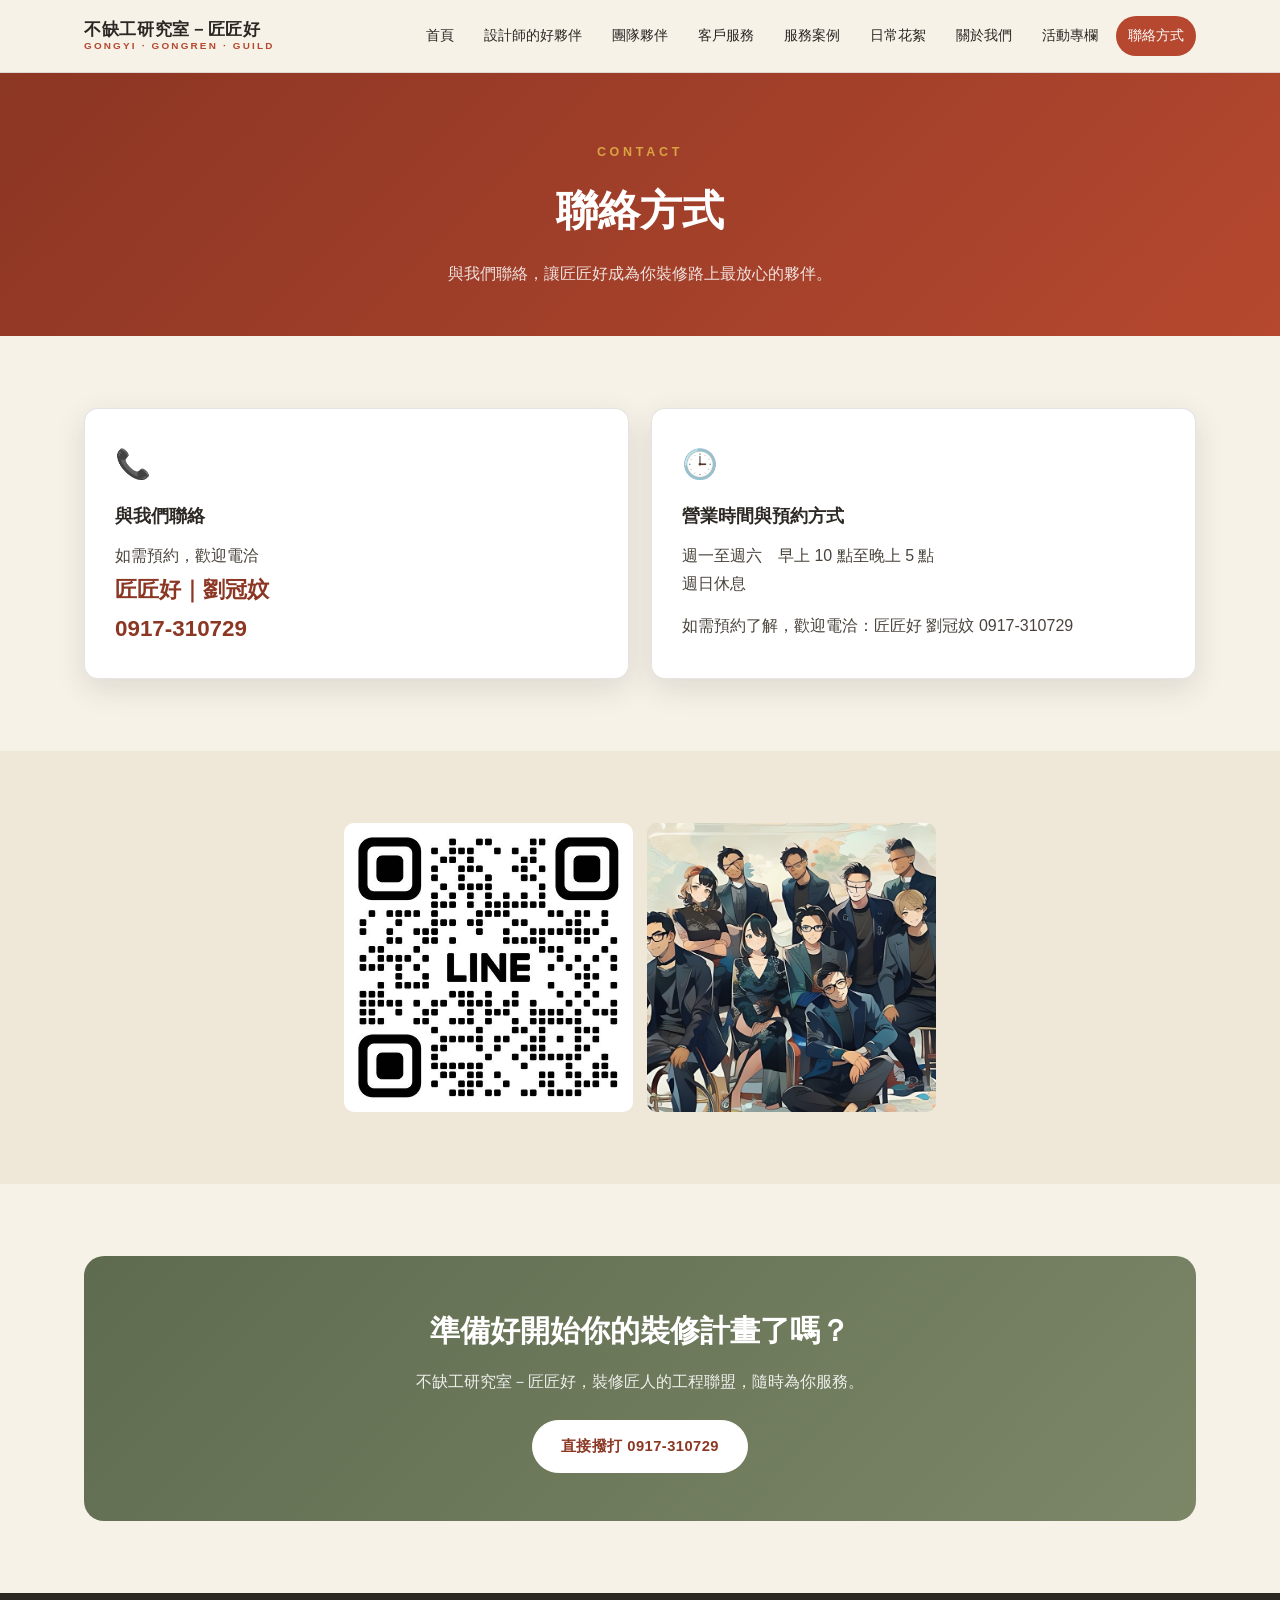
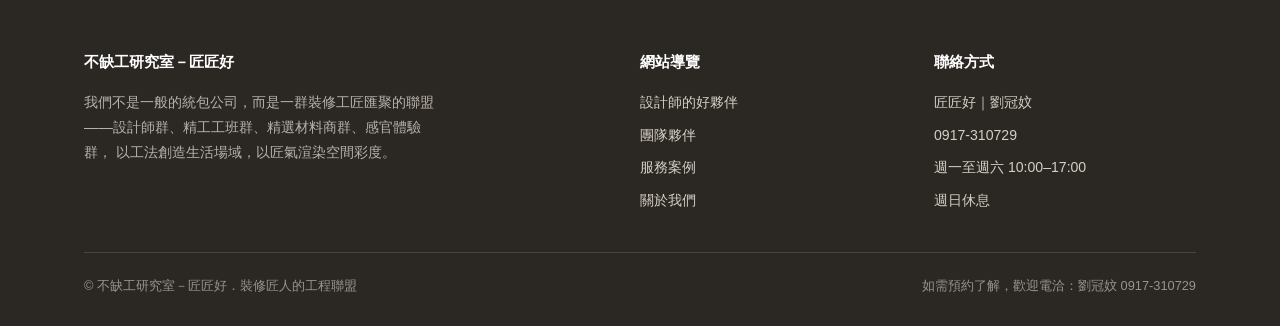
<file: contact.html>
<!doctype html>
<html lang="zh-Hant">
<head>
<meta charset="UTF-8">
<meta name="viewport" content="width=device-width, initial-scale=1.0">
<title>聯絡方式 | 不缺工研究室－匠匠好</title>
<meta name="description" content="聯絡匠匠好：劉冠妏 0917-310729，週一至週六 10:00–17:00，週日休息。">
<link rel="stylesheet" href="css/style.css">
<!-- Google tag (gtag.js) -->
<script async src="https://www.googletagmanager.com/gtag/js?id=G-C6QJ9Z1216"></script>
<script>
  window.dataLayer = window.dataLayer || [];
  function gtag(){dataLayer.push(arguments);}
  gtag('js', new Date());
  gtag('config', 'G-C6QJ9Z1216');
</script>

</head>
<body>
<header class="site-header">
  <div class="wrap">
    <a href="index.html" class="brand">
      <span class="cn">不缺工研究室－匠匠好</span>
      <span class="en">GONGYI · GONGREN · GUILD</span>
    </a>
    <nav class="primary-nav">
      <ul>
        <li><a href="index.html">首頁</a></li><li><a href="designer.html">設計師的好夥伴</a></li><li><a href="team.html">團隊夥伴</a></li><li><a href="service.html">客戶服務</a></li><li><a href="cases.html">服務案例</a></li><li><a href="daily.html">日常花絮</a></li><li><a href="about.html">關於我們</a></li><li><a href="activities.html">活動專欄</a></li><li><a href="contact.html" class="active">聯絡方式</a></li>
      </ul>
    </nav>
    <button class="nav-toggle" aria-label="開啟選單">☰</button>
  </div>
</header>

<section class="page-banner">
  <div class="wrap">
    <span class="kicker">Contact</span>
    <h1>聯絡方式</h1>
    <p>與我們聯絡，讓匠匠好成為你裝修路上最放心的夥伴。</p>
  </div>
</section>

<section>
  <div class="wrap info-grid">
    <div class="info-card">
      <div class="icon">📞</div>
      <h3>與我們聯絡</h3>
      <p>如需預約，歡迎電洽</p>
      <p class="big">匠匠好｜劉冠妏</p>
      <p class="big">0917-310729</p>
    </div>
    <div class="info-card">
      <div class="icon">🕒</div>
      <h3>營業時間與預約方式</h3>
      <p>週一至週六　早上 10 點至晚上 5 點</p>
      <p>週日休息</p>
      <p style="margin-top:14px;">如需預約了解，歡迎電洽：匠匠好 劉冠妏 0917-310729</p>
    </div>
  </div>
</section>

<section class="alt">
  <div class="wrap photo-strip" style="grid-template-columns:repeat(2,1fr);max-width:640px;margin:0 auto;">
    <img src="assets/img/contact/contact-01.jpg" alt="匠匠好聯絡資訊">
    <img src="assets/img/contact/contact-02.jpg" alt="匠匠好聯絡資訊">
  </div>
</section>

<section>
  <div class="wrap">
    <div class="cta">
      <h2>準備好開始你的裝修計畫了嗎？</h2>
      <p>不缺工研究室－匠匠好，裝修匠人的工程聯盟，隨時為你服務。</p>
      <div class="actions">
        <a class="btn light" href="tel:0917310729">直接撥打 0917-310729</a>
      </div>
    </div>
  </div>
</section>

<footer class="site-footer">
  <div class="wrap">
    <div class="cols">
      <div>
        <h4>不缺工研究室－匠匠好</h4>
        <p style="max-width:360px;color:rgba(242,237,226,.7);font-size:.9rem;">
          我們不是一般的統包公司，而是一群裝修工匠匯聚的聯盟——設計師群、精工工班群、精選材料商群、感官體驗群，
          以工法創造生活場域，以匠氣渲染空間彩度。
        </p>
      </div>
      <div>
        <h4>網站導覽</h4>
        <ul>
          <li><a href="designer.html">設計師的好夥伴</a></li>
          <li><a href="team.html">團隊夥伴</a></li>
          <li><a href="cases.html">服務案例</a></li>
          <li><a href="about.html">關於我們</a></li>
        </ul>
      </div>
      <div>
        <h4>聯絡方式</h4>
        <ul>
          <li>匠匠好｜劉冠妏</li>
          <li>0917-310729</li>
          <li>週一至週六 10:00–17:00</li>
          <li>週日休息</li>
        </ul>
      </div>
    </div>
    <div class="bottom">
      <span>&copy; 不缺工研究室－匠匠好．裝修匠人的工程聯盟</span>
      <span>如需預約了解，歡迎電洽：劉冠妏 0917-310729</span>
    </div>
  </div>
</footer>
<script src="js/main.js"></script>
</body>
</html>
</file>
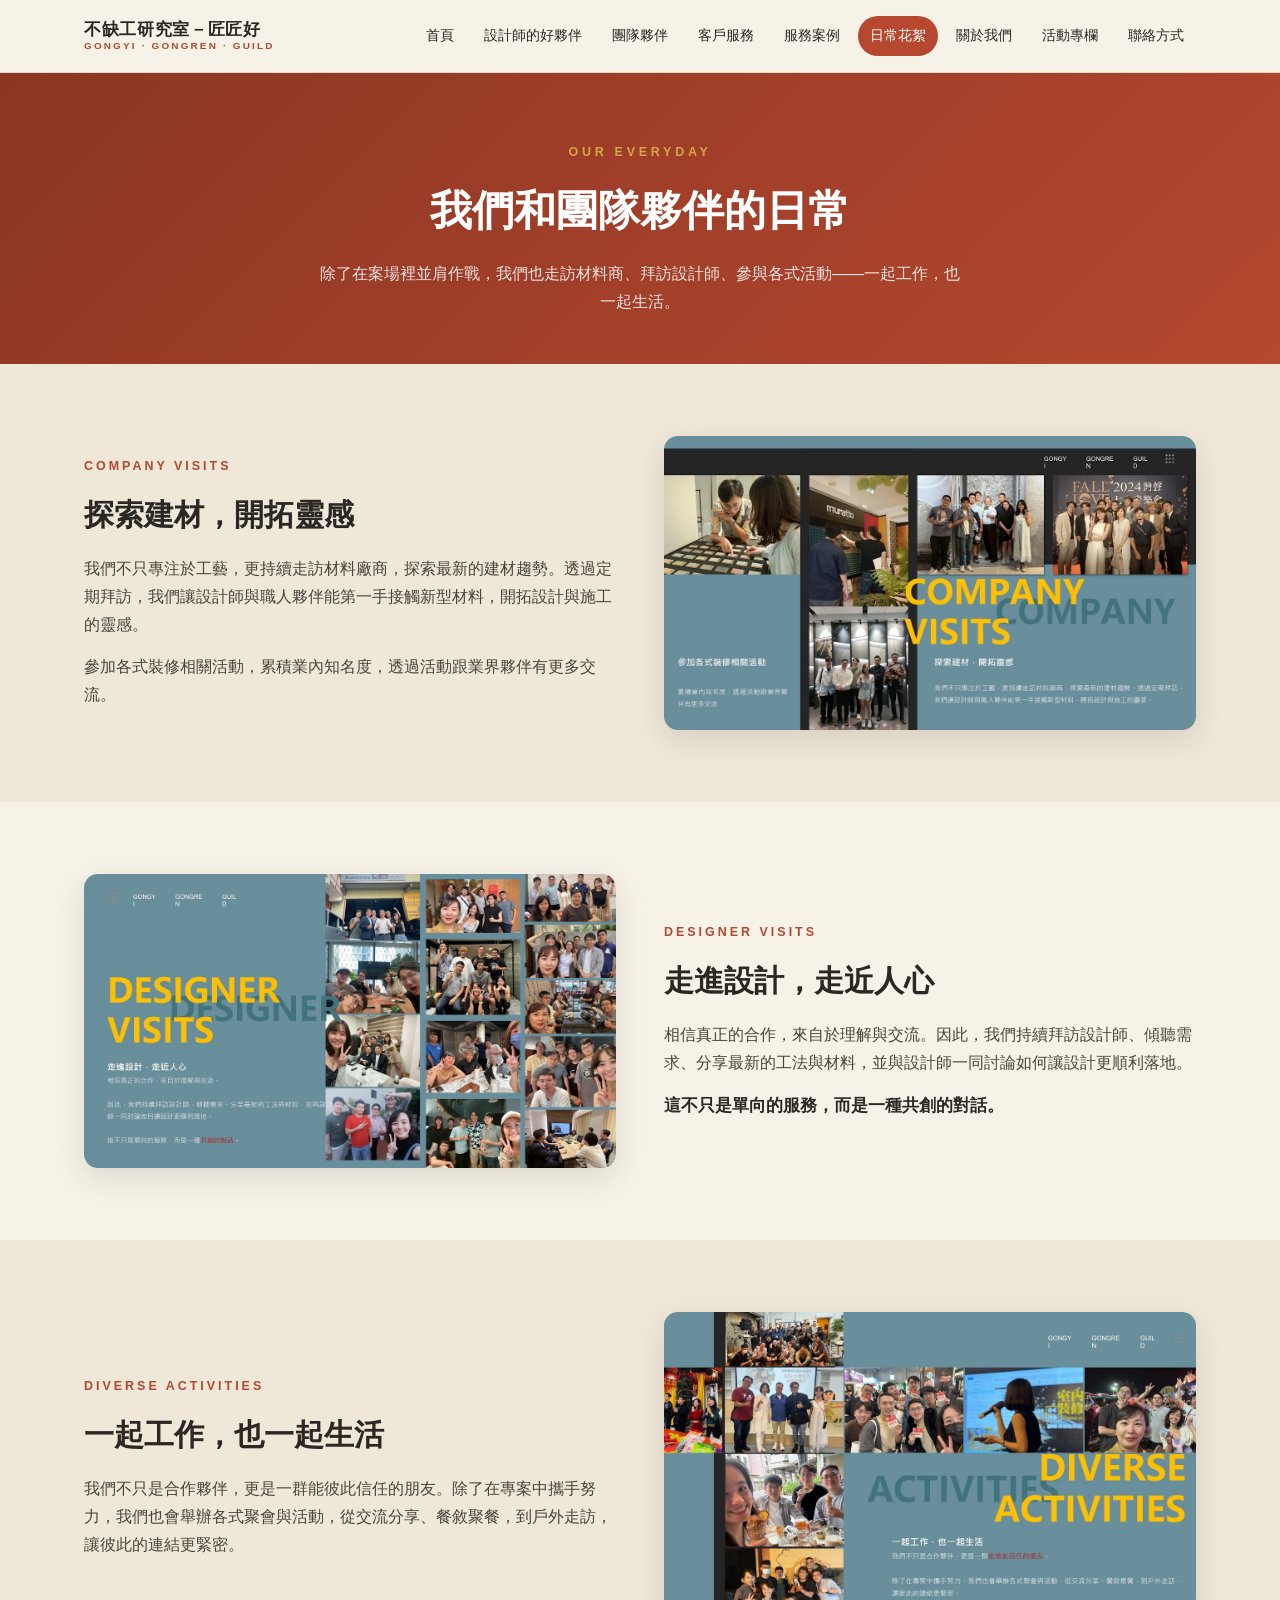
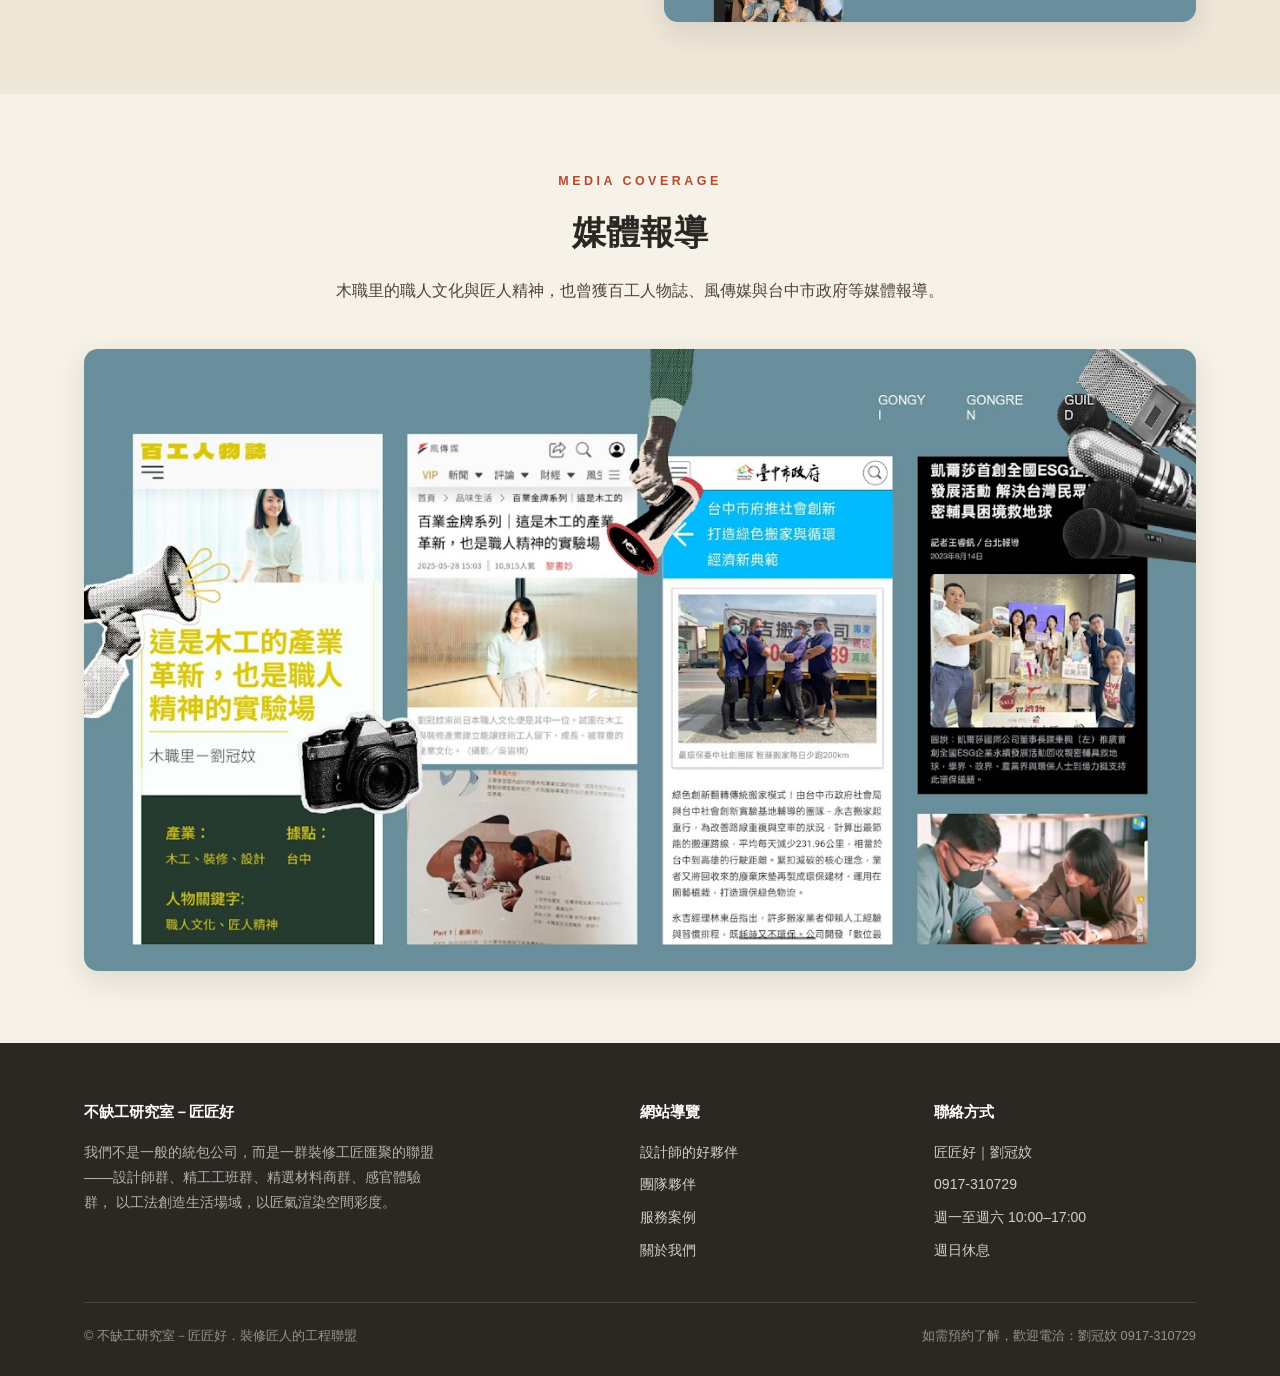
<file: daily.html>
<!doctype html>
<html lang="zh-Hant">
<head>
<meta charset="UTF-8">
<meta name="viewport" content="width=device-width, initial-scale=1.0">
<title>我們和團隊夥伴的日常 | 不缺工研究室－匠匠好</title>
<meta name="description" content="走訪材料商、拜訪設計師、團隊活動與媒體報導——不缺工研究室的日常花絮。">
<link rel="stylesheet" href="css/style.css">
<!-- Google tag (gtag.js) -->
<script async src="https://www.googletagmanager.com/gtag/js?id=G-C6QJ9Z1216"></script>
<script>
  window.dataLayer = window.dataLayer || [];
  function gtag(){dataLayer.push(arguments);}
  gtag('js', new Date());
  gtag('config', 'G-C6QJ9Z1216');
</script>

</head>
<body>
<header class="site-header">
  <div class="wrap">
    <a href="index.html" class="brand">
      <span class="cn">不缺工研究室－匠匠好</span>
      <span class="en">GONGYI · GONGREN · GUILD</span>
    </a>
    <nav class="primary-nav">
      <ul>
        <li><a href="index.html">首頁</a></li><li><a href="designer.html">設計師的好夥伴</a></li><li><a href="team.html">團隊夥伴</a></li><li><a href="service.html">客戶服務</a></li><li><a href="cases.html">服務案例</a></li><li><a href="daily.html" class="active">日常花絮</a></li><li><a href="about.html">關於我們</a></li><li><a href="activities.html">活動專欄</a></li><li><a href="contact.html">聯絡方式</a></li>
      </ul>
    </nav>
    <button class="nav-toggle" aria-label="開啟選單">☰</button>
  </div>
</header>

<section class="page-banner">
  <div class="wrap">
    <span class="kicker">Our Everyday</span>
    <h1>我們和團隊夥伴的日常</h1>
    <p>除了在案場裡並肩作戰，我們也走訪材料商、拜訪設計師、參與各式活動——一起工作，也一起生活。</p>
  </div>
</section>

<section class="alt">
  <div class="wrap">
    <div class="split reverse">
      <div class="media"><img src="assets/img/daily/daily-01.jpg" alt="參加各式裝修相關活動"></div>
      <div>
        <span class="eyebrow">Company Visits</span>
        <h2>探索建材，開拓靈感</h2>
        <p>我們不只專注於工藝，更持續走訪材料廠商，探索最新的建材趨勢。透過定期拜訪，我們讓設計師與職人夥伴能第一手接觸新型材料，開拓設計與施工的靈感。</p>
        <p>參加各式裝修相關活動，累積業內知名度，透過活動跟業界夥伴有更多交流。</p>
      </div>
    </div>
  </div>
</section>

<section>
  <div class="wrap">
    <div class="split">
      <div class="media"><img src="assets/img/daily/daily-02.jpg" alt="Designer Visits 走進設計，走近人心"></div>
      <div>
        <span class="eyebrow">Designer Visits</span>
        <h2>走進設計，走近人心</h2>
        <p>相信真正的合作，來自於理解與交流。因此，我們持續拜訪設計師、傾聽需求、分享最新的工法與材料，並與設計師一同討論如何讓設計更順利落地。</p>
        <p class="lead">這不只是單向的服務，而是一種共創的對話。</p>
      </div>
    </div>
  </div>
</section>

<section class="alt">
  <div class="wrap">
    <div class="split reverse">
      <div class="media"><img src="assets/img/daily/daily-03.jpg" alt="Diverse Activities 一起工作，也一起生活"></div>
      <div>
        <span class="eyebrow">Diverse Activities</span>
        <h2>一起工作，也一起生活</h2>
        <p>我們不只是合作夥伴，更是一群能彼此信任的朋友。除了在專案中攜手努力，我們也會舉辦各式聚會與活動，從交流分享、餐敘聚餐，到戶外走訪，讓彼此的連結更緊密。</p>
      </div>
    </div>
  </div>
</section>

<section>
  <div class="wrap">
    <div class="section-head">
      <span class="kicker">Media Coverage</span>
      <h2>媒體報導</h2>
      <p>木職里的職人文化與匠人精神，也曾獲百工人物誌、風傳媒與台中市政府等媒體報導。</p>
    </div>
    <img src="assets/img/daily/daily-04.jpg" alt="媒體報導拼貼：百工人物誌、風傳媒、台中市政府" style="border-radius:var(--radius);box-shadow:var(--shadow);">
  </div>
</section>

<footer class="site-footer">
  <div class="wrap">
    <div class="cols">
      <div>
        <h4>不缺工研究室－匠匠好</h4>
        <p style="max-width:360px;color:rgba(242,237,226,.7);font-size:.9rem;">
          我們不是一般的統包公司，而是一群裝修工匠匯聚的聯盟——設計師群、精工工班群、精選材料商群、感官體驗群，
          以工法創造生活場域，以匠氣渲染空間彩度。
        </p>
      </div>
      <div>
        <h4>網站導覽</h4>
        <ul>
          <li><a href="designer.html">設計師的好夥伴</a></li>
          <li><a href="team.html">團隊夥伴</a></li>
          <li><a href="cases.html">服務案例</a></li>
          <li><a href="about.html">關於我們</a></li>
        </ul>
      </div>
      <div>
        <h4>聯絡方式</h4>
        <ul>
          <li>匠匠好｜劉冠妏</li>
          <li>0917-310729</li>
          <li>週一至週六 10:00–17:00</li>
          <li>週日休息</li>
        </ul>
      </div>
    </div>
    <div class="bottom">
      <span>&copy; 不缺工研究室－匠匠好．裝修匠人的工程聯盟</span>
      <span>如需預約了解，歡迎電洽：劉冠妏 0917-310729</span>
    </div>
  </div>
</footer>
<script src="js/main.js"></script>
</body>
</html>
</file>
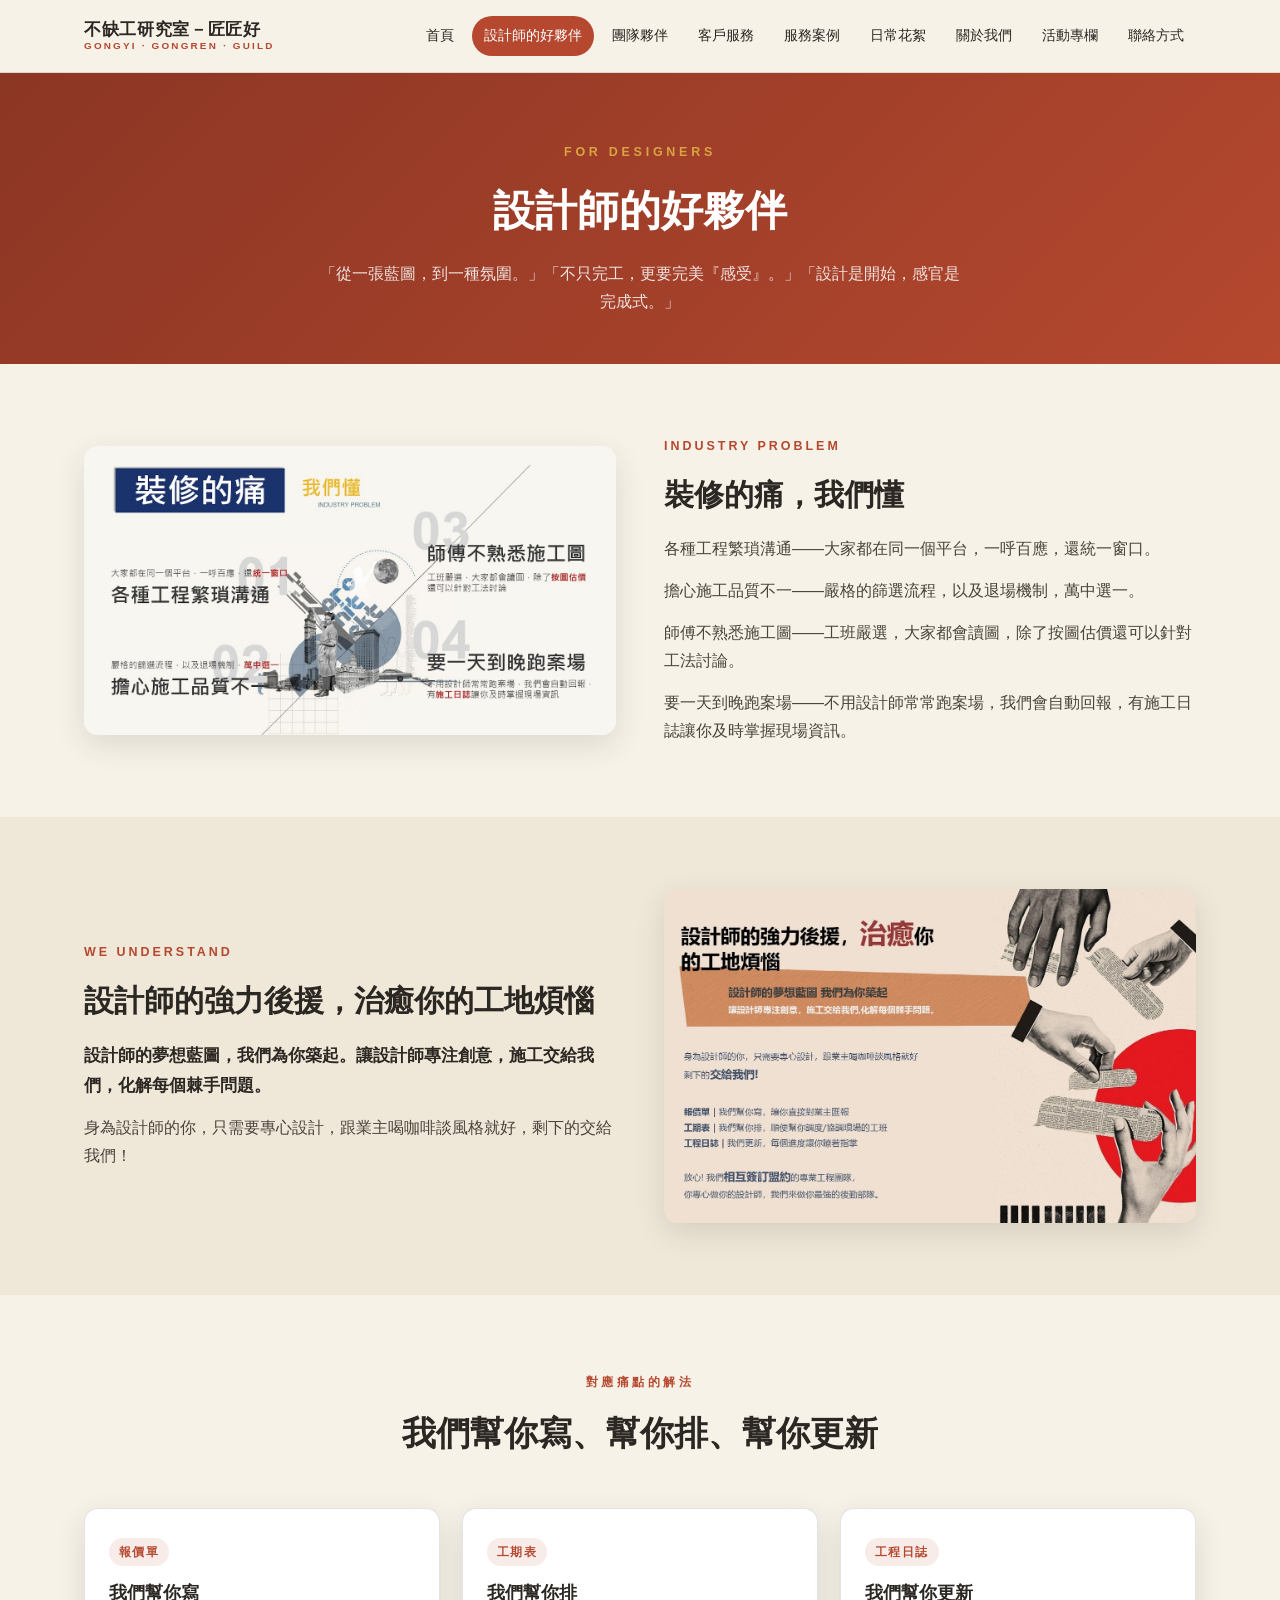
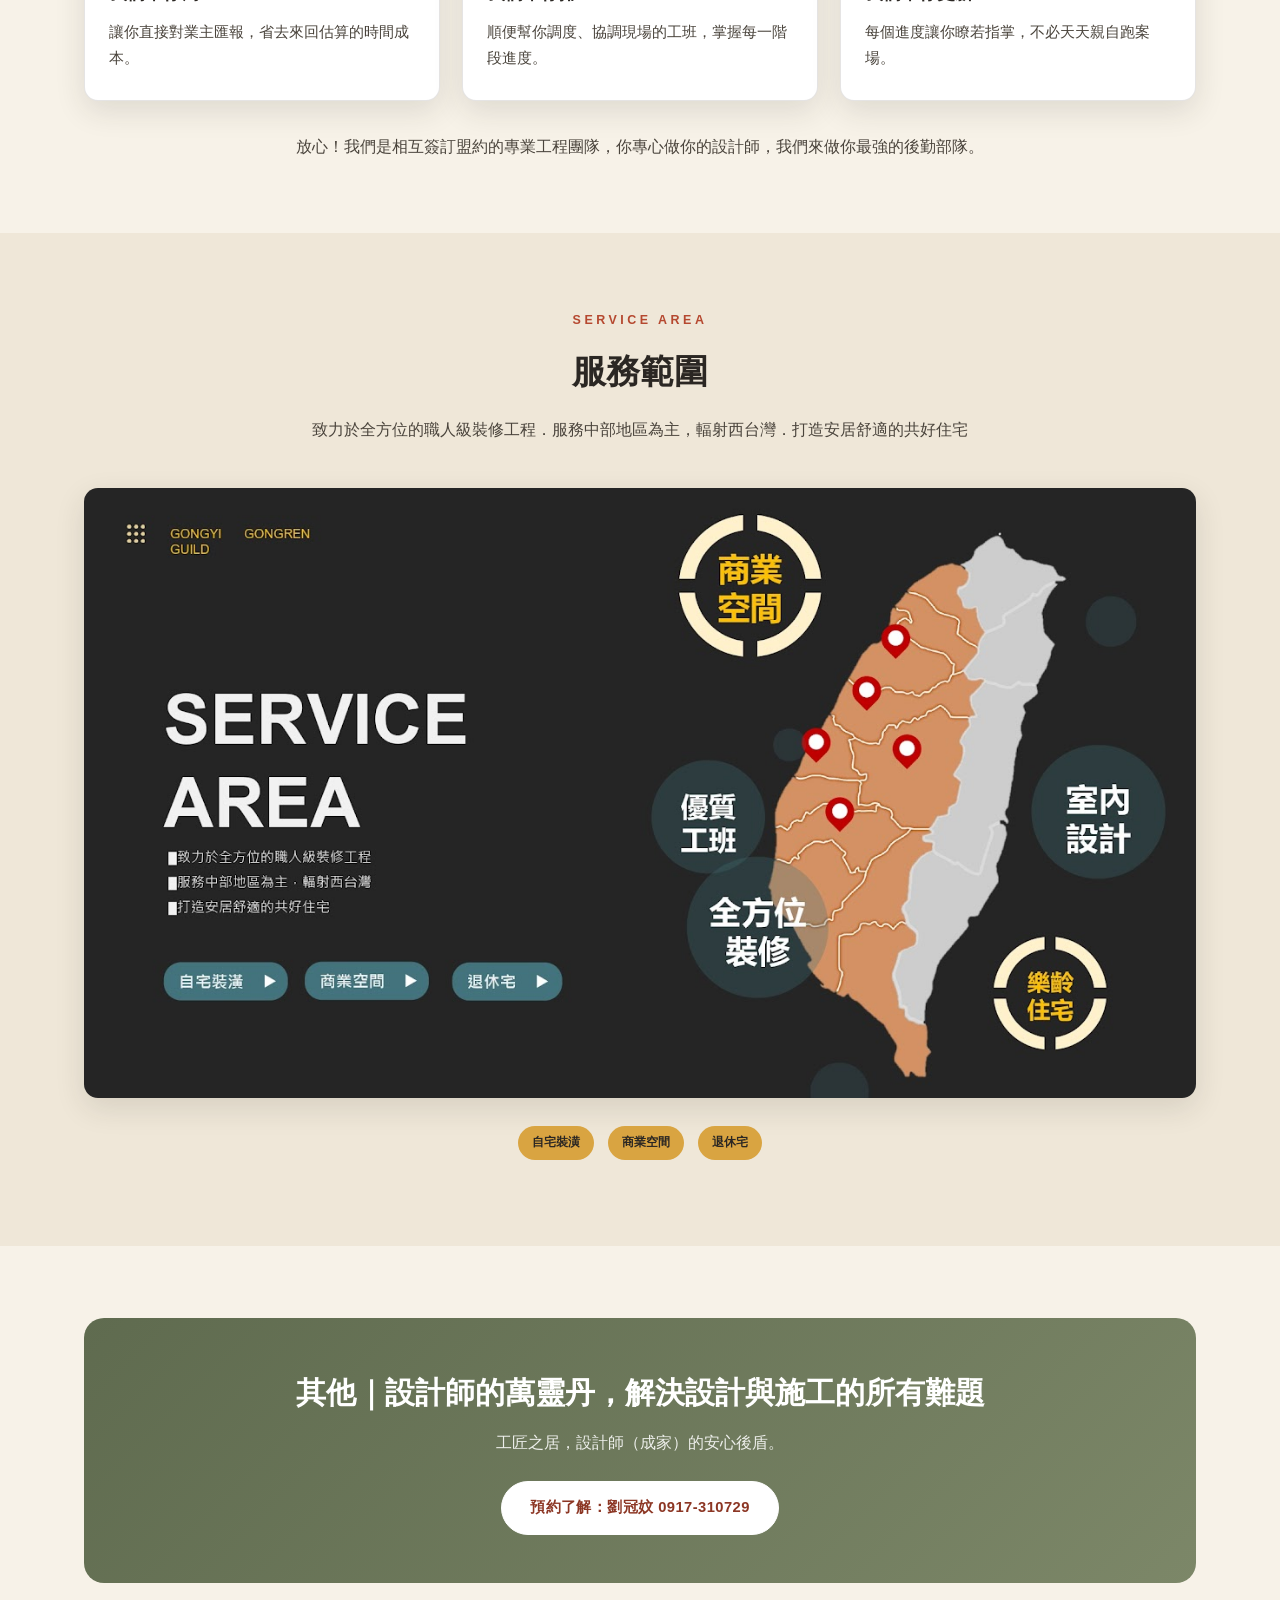
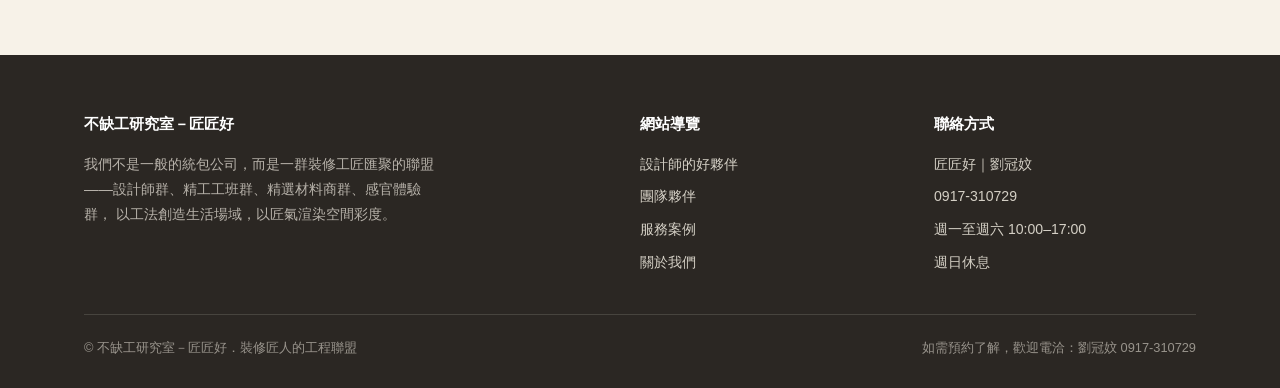
<file: designer.html>
<!doctype html>
<html lang="zh-Hant">
<head>
<meta charset="UTF-8">
<meta name="viewport" content="width=device-width, initial-scale=1.0">
<title>設計師的好夥伴 | 不缺工研究室－匠匠好</title>
<meta name="description" content="給設計師的強力後援：報價單、工期表、工程日誌通通交給不缺工研究室－匠匠好。">
<link rel="stylesheet" href="css/style.css">
<!-- Google tag (gtag.js) -->
<script async src="https://www.googletagmanager.com/gtag/js?id=G-C6QJ9Z1216"></script>
<script>
  window.dataLayer = window.dataLayer || [];
  function gtag(){dataLayer.push(arguments);}
  gtag('js', new Date());
  gtag('config', 'G-C6QJ9Z1216');
</script>

</head>
<body>
<header class="site-header">
  <div class="wrap">
    <a href="index.html" class="brand">
      <span class="cn">不缺工研究室－匠匠好</span>
      <span class="en">GONGYI · GONGREN · GUILD</span>
    </a>
    <nav class="primary-nav">
      <ul>
        <li><a href="index.html">首頁</a></li><li><a href="designer.html" class="active">設計師的好夥伴</a></li><li><a href="team.html">團隊夥伴</a></li><li><a href="service.html">客戶服務</a></li><li><a href="cases.html">服務案例</a></li><li><a href="daily.html">日常花絮</a></li><li><a href="about.html">關於我們</a></li><li><a href="activities.html">活動專欄</a></li><li><a href="contact.html">聯絡方式</a></li>
      </ul>
    </nav>
    <button class="nav-toggle" aria-label="開啟選單">☰</button>
  </div>
</header>

<section class="page-banner">
  <div class="wrap">
    <span class="kicker">For Designers</span>
    <h1>設計師的好夥伴</h1>
    <p>「從一張藍圖，到一種氛圍。」「不只完工，更要完美『感受』。」「設計是開始，感官是完成式。」</p>
  </div>
</section>

<section>
  <div class="wrap split">
    <div class="media"><img src="assets/img/designer/designer-02.jpg" alt="裝修的痛，我們懂"></div>
    <div>
      <span class="eyebrow">Industry Problem</span>
      <h2>裝修的痛，我們懂</h2>
      <p>各種工程繁瑣溝通——大家都在同一個平台，一呼百應，還統一窗口。</p>
      <p>擔心施工品質不一——嚴格的篩選流程，以及退場機制，萬中選一。</p>
      <p>師傅不熟悉施工圖——工班嚴選，大家都會讀圖，除了按圖估價還可以針對工法討論。</p>
      <p>要一天到晚跑案場——不用設計師常常跑案場，我們會自動回報，有施工日誌讓你及時掌握現場資訊。</p>
    </div>
  </div>
</section>

<section class="alt">
  <div class="wrap split reverse">
    <div class="media"><img src="assets/img/designer/designer-03.jpg" alt="設計師的痛，我們懂：四大痛點"></div>
    <div>
      <span class="eyebrow">We Understand</span>
      <h2>設計師的強力後援，治癒你的工地煩惱</h2>
      <p class="lead">設計師的夢想藍圖，我們為你築起。讓設計師專注創意，施工交給我們，化解每個棘手問題。</p>
      <p>身為設計師的你，只需要專心設計，跟業主喝咖啡談風格就好，剩下的交給我們！</p>
    </div>
  </div>
</section>

<section>
  <div class="wrap">
    <div class="section-head">
      <span class="kicker">對應痛點的解法</span>
      <h2>我們幫你寫、幫你排、幫你更新</h2>
    </div>
    <div class="grid-3">
      <div class="card">
        <span class="tag">報價單</span>
        <h3>我們幫你寫</h3>
        <p>讓你直接對業主匯報，省去來回估算的時間成本。</p>
      </div>
      <div class="card">
        <span class="tag">工期表</span>
        <h3>我們幫你排</h3>
        <p>順便幫你調度、協調現場的工班，掌握每一階段進度。</p>
      </div>
      <div class="card">
        <span class="tag">工程日誌</span>
        <h3>我們幫你更新</h3>
        <p>每個進度讓你瞭若指掌，不必天天親自跑案場。</p>
      </div>
    </div>
    <p class="center" style="margin-top:32px;color:var(--charcoal-soft);">
      放心！我們是相互簽訂盟約的專業工程團隊，你專心做你的設計師，我們來做你最強的後勤部隊。
    </p>
  </div>
</section>

<section class="alt">
  <div class="wrap">
    <div class="section-head">
      <span class="kicker">Service Area</span>
      <h2>服務範圍</h2>
      <p>致力於全方位的職人級裝修工程．服務中部地區為主，輻射西台灣．打造安居舒適的共好住宅</p>
    </div>
    <img src="assets/img/designer/designer-01.jpg" alt="服務區域地圖：全方位裝修、優質工班、室內設計、樂齡住宅" style="border-radius:var(--radius);box-shadow:var(--shadow);">
    <div class="center" style="margin-top:28px;display:flex;gap:14px;justify-content:center;flex-wrap:wrap;">
      <span class="hint-badge">自宅裝潢</span>
      <span class="hint-badge">商業空間</span>
      <span class="hint-badge">退休宅</span>
    </div>
  </div>
</section>

<section>
  <div class="wrap">
    <div class="cta">
      <h2>其他｜設計師的萬靈丹，解決設計與施工的所有難題</h2>
      <p>工匠之居，設計師（成家）的安心後盾。</p>
      <div class="actions">
        <a class="btn light" href="contact.html">預約了解：劉冠妏 0917-310729</a>
      </div>
    </div>
  </div>
</section>

<footer class="site-footer">
  <div class="wrap">
    <div class="cols">
      <div>
        <h4>不缺工研究室－匠匠好</h4>
        <p style="max-width:360px;color:rgba(242,237,226,.7);font-size:.9rem;">
          我們不是一般的統包公司，而是一群裝修工匠匯聚的聯盟——設計師群、精工工班群、精選材料商群、感官體驗群，
          以工法創造生活場域，以匠氣渲染空間彩度。
        </p>
      </div>
      <div>
        <h4>網站導覽</h4>
        <ul>
          <li><a href="designer.html">設計師的好夥伴</a></li>
          <li><a href="team.html">團隊夥伴</a></li>
          <li><a href="cases.html">服務案例</a></li>
          <li><a href="about.html">關於我們</a></li>
        </ul>
      </div>
      <div>
        <h4>聯絡方式</h4>
        <ul>
          <li>匠匠好｜劉冠妏</li>
          <li>0917-310729</li>
          <li>週一至週六 10:00–17:00</li>
          <li>週日休息</li>
        </ul>
      </div>
    </div>
    <div class="bottom">
      <span>&copy; 不缺工研究室－匠匠好．裝修匠人的工程聯盟</span>
      <span>如需預約了解，歡迎電洽：劉冠妏 0917-310729</span>
    </div>
  </div>
</footer>
<script src="js/main.js"></script>
</body>
</html>
</file>
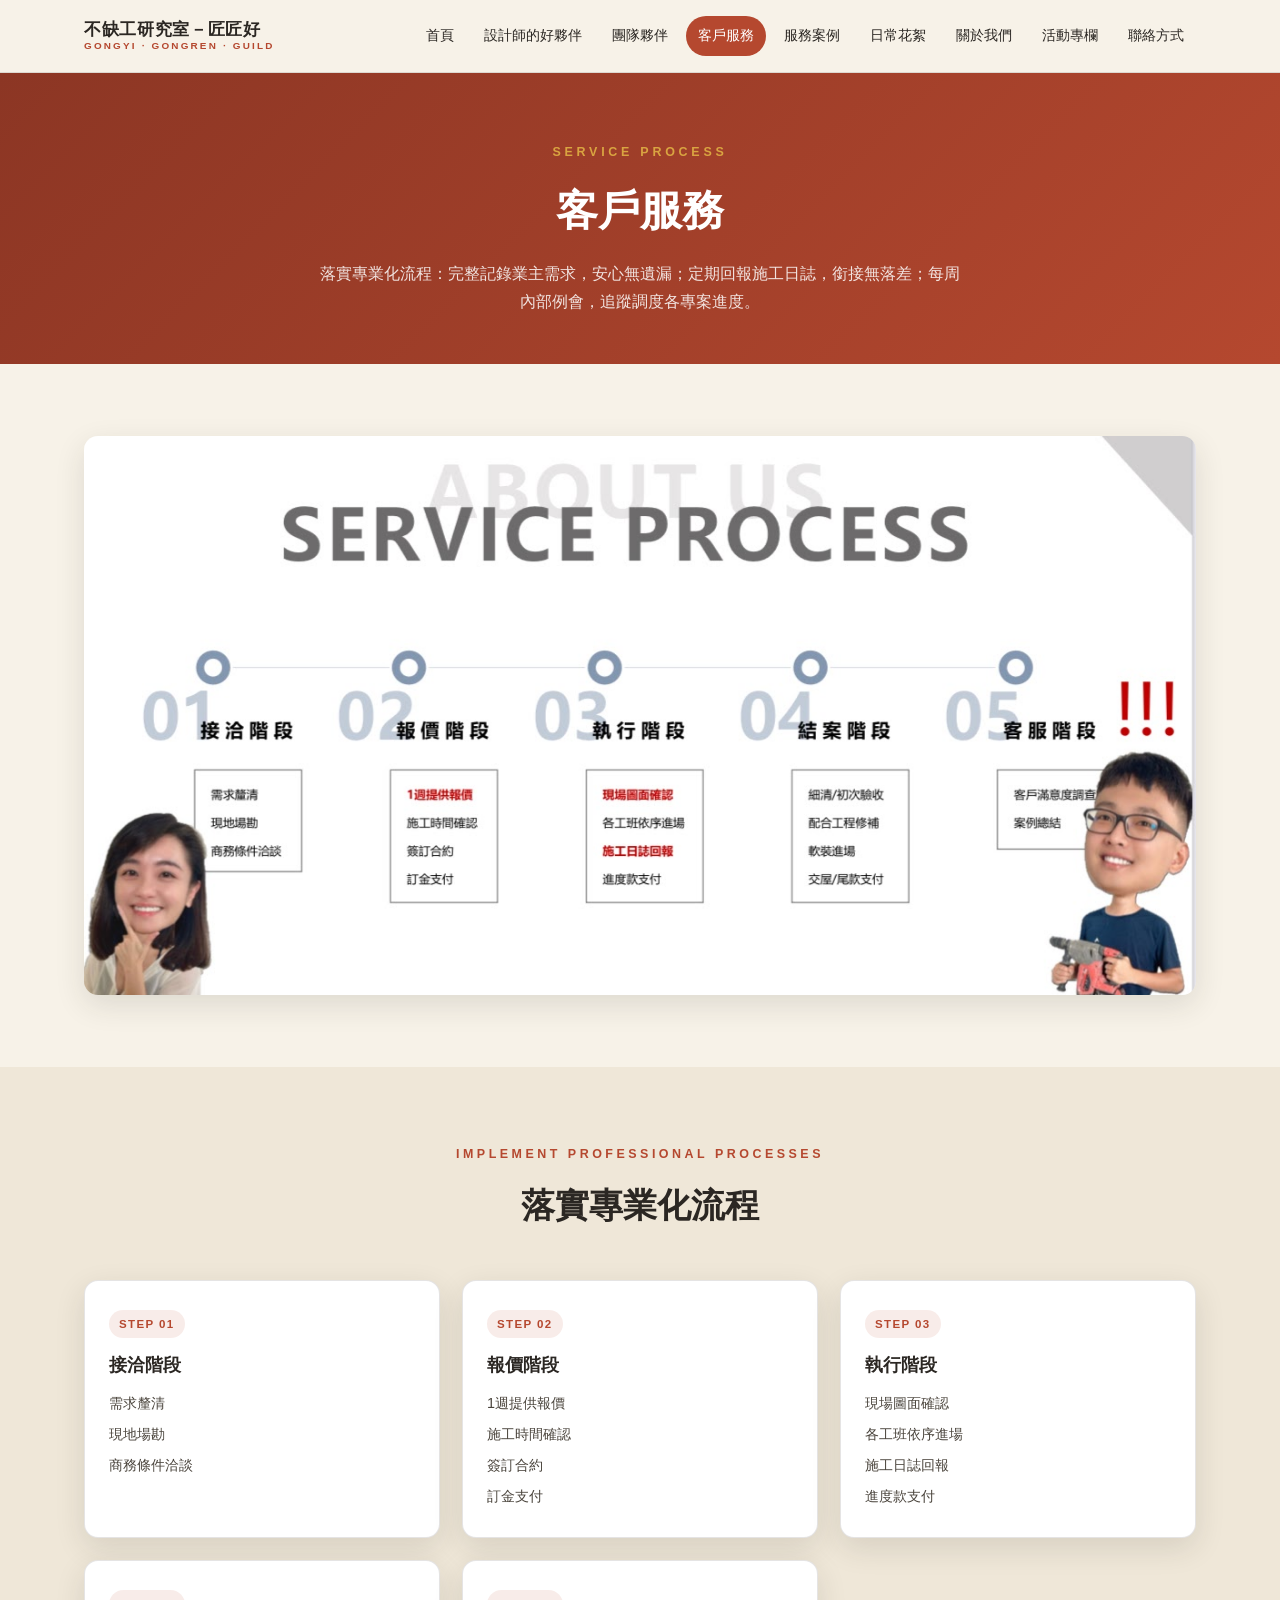
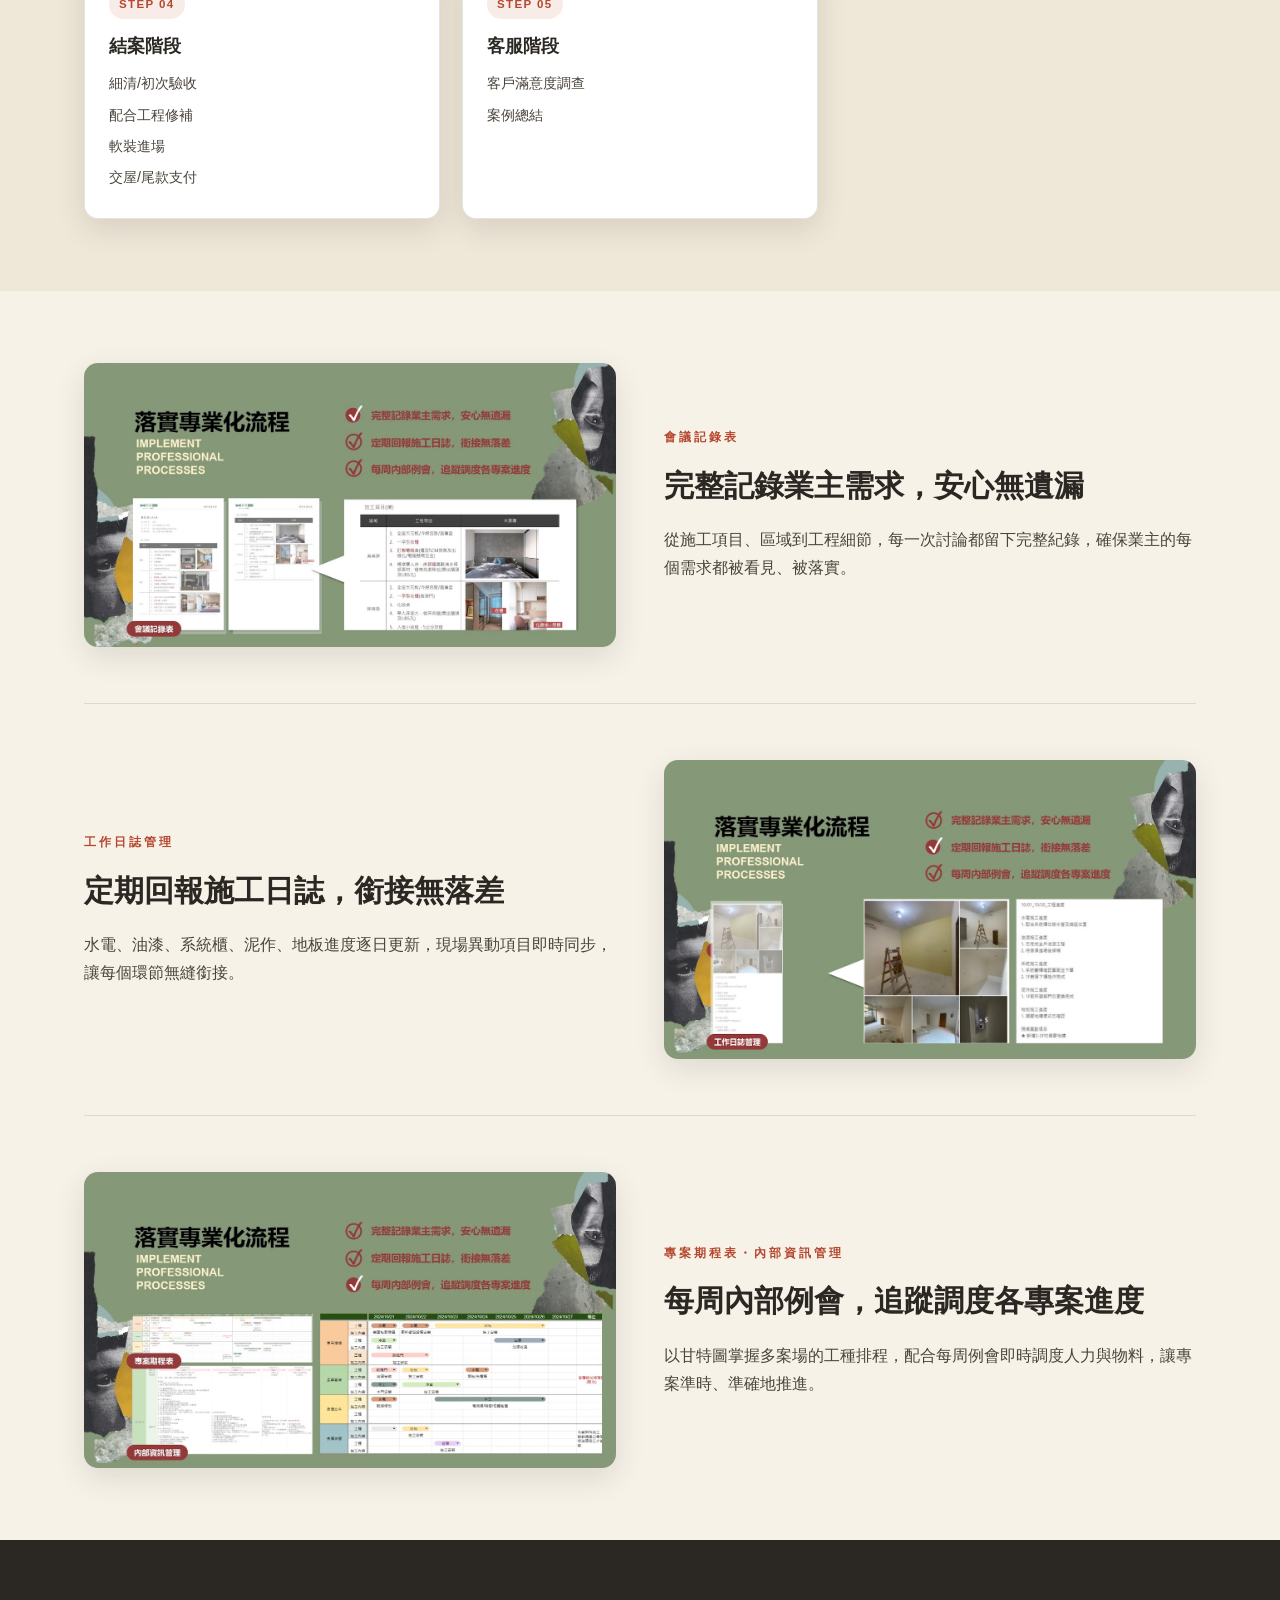
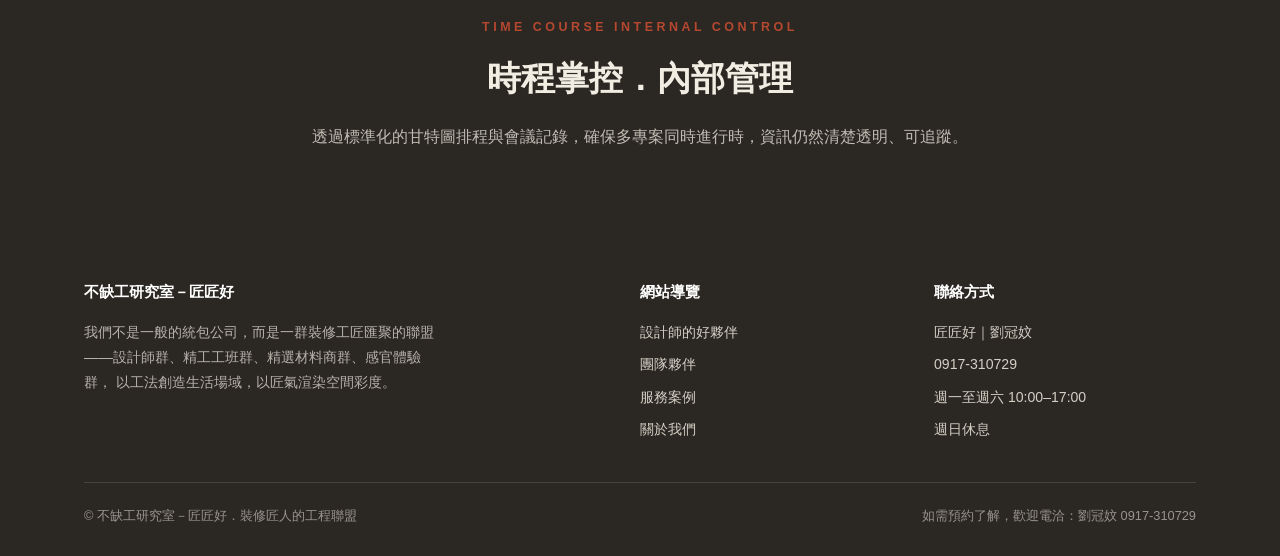
<file: service.html>
<!doctype html>
<html lang="zh-Hant">
<head>
<meta charset="UTF-8">
<meta name="viewport" content="width=device-width, initial-scale=1.0">
<title>客戶服務 | 不缺工研究室－匠匠好</title>
<meta name="description" content="客戶服務五階段流程：接洽、報價、執行、結案、客服，落實專業化流程、完整記錄業主需求。">
<link rel="stylesheet" href="css/style.css">
<!-- Google tag (gtag.js) -->
<script async src="https://www.googletagmanager.com/gtag/js?id=G-C6QJ9Z1216"></script>
<script>
  window.dataLayer = window.dataLayer || [];
  function gtag(){dataLayer.push(arguments);}
  gtag('js', new Date());
  gtag('config', 'G-C6QJ9Z1216');
</script>

</head>
<body>
<header class="site-header">
  <div class="wrap">
    <a href="index.html" class="brand">
      <span class="cn">不缺工研究室－匠匠好</span>
      <span class="en">GONGYI · GONGREN · GUILD</span>
    </a>
    <nav class="primary-nav">
      <ul>
        <li><a href="index.html">首頁</a></li><li><a href="designer.html">設計師的好夥伴</a></li><li><a href="team.html">團隊夥伴</a></li><li><a href="service.html" class="active">客戶服務</a></li><li><a href="cases.html">服務案例</a></li><li><a href="daily.html">日常花絮</a></li><li><a href="about.html">關於我們</a></li><li><a href="activities.html">活動專欄</a></li><li><a href="contact.html">聯絡方式</a></li>
      </ul>
    </nav>
    <button class="nav-toggle" aria-label="開啟選單">☰</button>
  </div>
</header>

<section class="page-banner">
  <div class="wrap">
    <span class="kicker">Service Process</span>
    <h1>客戶服務</h1>
    <p>落實專業化流程：完整記錄業主需求，安心無遺漏；定期回報施工日誌，銜接無落差；每周內部例會，追蹤調度各專案進度。</p>
  </div>
</section>

<section>
  <div class="wrap">
    <img src="assets/img/service/service-04.jpg" alt="服務流程五階段：接洽、報價、執行、結案、客服" style="border-radius:var(--radius);box-shadow:var(--shadow);">
  </div>
</section>

<section class="alt">
  <div class="wrap">
    <div class="section-head">
      <span class="kicker">Implement Professional Processes</span>
      <h2>落實專業化流程</h2>
    </div>
    <div class="grid-3">
      
    <div class="card">
      <span class="tag">STEP 01</span>
      <h3>接洽階段</h3>
      <ul style="color:var(--charcoal-soft);font-size:.9rem;display:grid;gap:6px;"><li>需求釐清</li><li>現地場勘</li><li>商務條件洽談</li></ul>
    </div>
    <div class="card">
      <span class="tag">STEP 02</span>
      <h3>報價階段</h3>
      <ul style="color:var(--charcoal-soft);font-size:.9rem;display:grid;gap:6px;"><li>1週提供報價</li><li>施工時間確認</li><li>簽訂合約</li><li>訂金支付</li></ul>
    </div>
    <div class="card">
      <span class="tag">STEP 03</span>
      <h3>執行階段</h3>
      <ul style="color:var(--charcoal-soft);font-size:.9rem;display:grid;gap:6px;"><li>現場圖面確認</li><li>各工班依序進場</li><li>施工日誌回報</li><li>進度款支付</li></ul>
    </div>
    <div class="card">
      <span class="tag">STEP 04</span>
      <h3>結案階段</h3>
      <ul style="color:var(--charcoal-soft);font-size:.9rem;display:grid;gap:6px;"><li>細清/初次驗收</li><li>配合工程修補</li><li>軟裝進場</li><li>交屋/尾款支付</li></ul>
    </div>
    <div class="card">
      <span class="tag">STEP 05</span>
      <h3>客服階段</h3>
      <ul style="color:var(--charcoal-soft);font-size:.9rem;display:grid;gap:6px;"><li>客戶滿意度調查</li><li>案例總結</li></ul>
    </div>
    </div>
  </div>
</section>

<section>
  <div class="wrap">
    <div class="split">
      <div class="media"><img src="assets/img/service/service-01.jpg" alt="會議記錄表"></div>
      <div>
        <span class="eyebrow">會議記錄表</span>
        <h2>完整記錄業主需求，安心無遺漏</h2>
        <p>從施工項目、區域到工程細節，每一次討論都留下完整紀錄，確保業主的每個需求都被看見、被落實。</p>
      </div>
    </div>
    <div class="divider"></div>
    <div class="split reverse">
      <div class="media"><img src="assets/img/service/service-02.jpg" alt="工作日誌管理"></div>
      <div>
        <span class="eyebrow">工作日誌管理</span>
        <h2>定期回報施工日誌，銜接無落差</h2>
        <p>水電、油漆、系統櫃、泥作、地板進度逐日更新，現場異動項目即時同步，讓每個環節無縫銜接。</p>
      </div>
    </div>
    <div class="divider"></div>
    <div class="split">
      <div class="media"><img src="assets/img/service/service-03.jpg" alt="專案期程表與內部資訊管理"></div>
      <div>
        <span class="eyebrow">專案期程表・內部資訊管理</span>
        <h2>每周內部例會，追蹤調度各專案進度</h2>
        <p>以甘特圖掌握多案場的工種排程，配合每周例會即時調度人力與物料，讓專案準時、準確地推進。</p>
      </div>
    </div>
  </div>
</section>

<section class="dark">
  <div class="wrap center">
    <div class="section-head" style="margin-bottom:0;">
      <span class="kicker">Time Course Internal Control</span>
      <h2>時程掌控．內部管理</h2>
      <p>透過標準化的甘特圖排程與會議記錄，確保多專案同時進行時，資訊仍然清楚透明、可追蹤。</p>
    </div>
  </div>
</section>

<footer class="site-footer">
  <div class="wrap">
    <div class="cols">
      <div>
        <h4>不缺工研究室－匠匠好</h4>
        <p style="max-width:360px;color:rgba(242,237,226,.7);font-size:.9rem;">
          我們不是一般的統包公司，而是一群裝修工匠匯聚的聯盟——設計師群、精工工班群、精選材料商群、感官體驗群，
          以工法創造生活場域，以匠氣渲染空間彩度。
        </p>
      </div>
      <div>
        <h4>網站導覽</h4>
        <ul>
          <li><a href="designer.html">設計師的好夥伴</a></li>
          <li><a href="team.html">團隊夥伴</a></li>
          <li><a href="cases.html">服務案例</a></li>
          <li><a href="about.html">關於我們</a></li>
        </ul>
      </div>
      <div>
        <h4>聯絡方式</h4>
        <ul>
          <li>匠匠好｜劉冠妏</li>
          <li>0917-310729</li>
          <li>週一至週六 10:00–17:00</li>
          <li>週日休息</li>
        </ul>
      </div>
    </div>
    <div class="bottom">
      <span>&copy; 不缺工研究室－匠匠好．裝修匠人的工程聯盟</span>
      <span>如需預約了解，歡迎電洽：劉冠妏 0917-310729</span>
    </div>
  </div>
</footer>
<script src="js/main.js"></script>
</body>
</html>
</file>
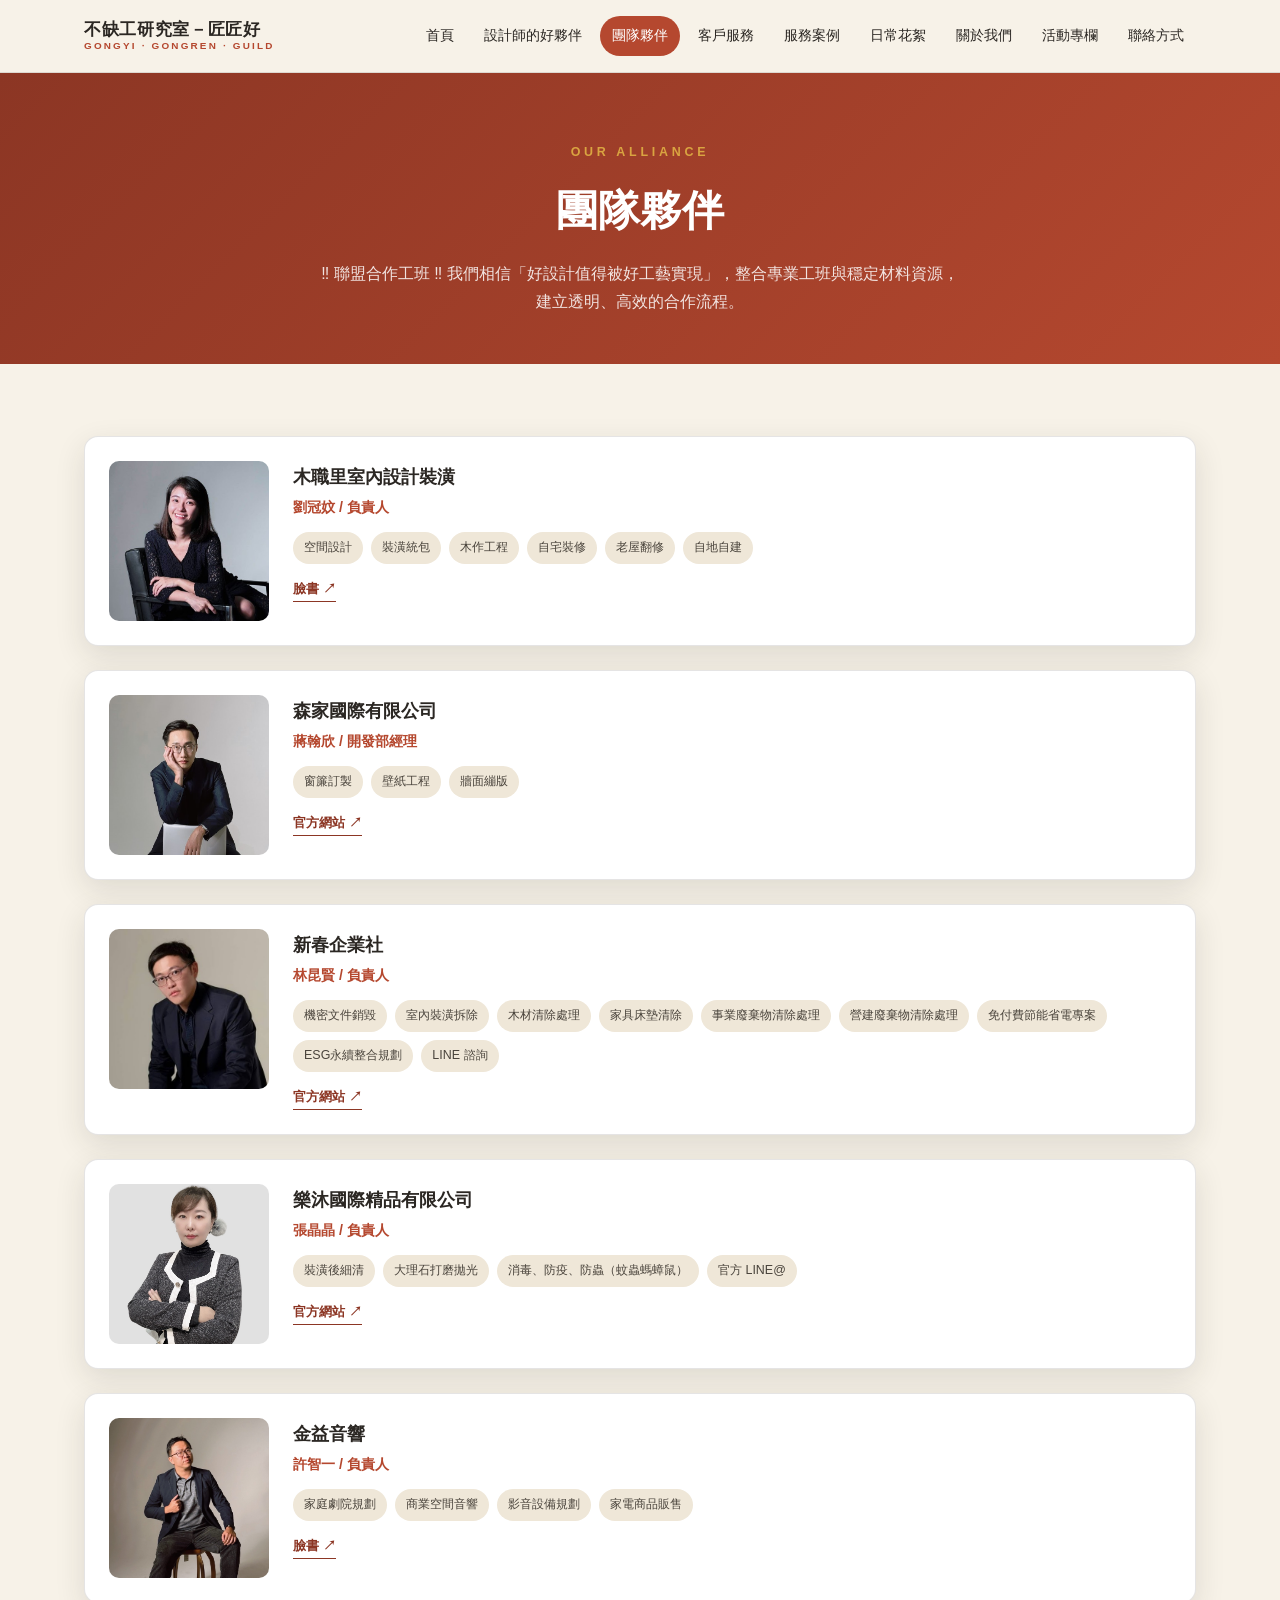
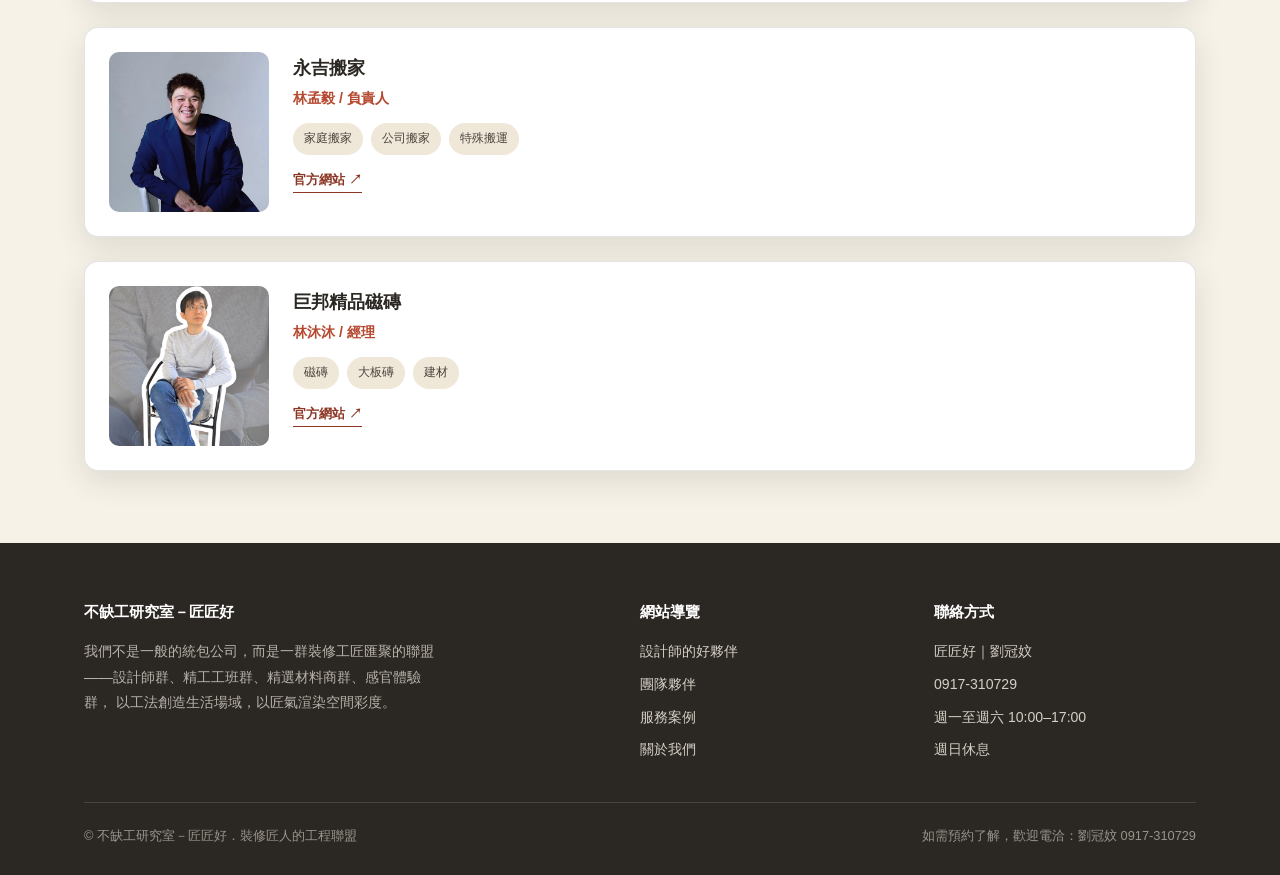
<file: team.html>
<!doctype html>
<html lang="zh-Hant">
<head>
<meta charset="UTF-8">
<meta name="viewport" content="width=device-width, initial-scale=1.0">
<title>團隊夥伴 | 不缺工研究室－匠匠好</title>
<meta name="description" content="不缺工研究室聯盟合作工班：木職里、森家國際、新春企業社、樂沐國際、金益音響、永吉搬家。">
<link rel="stylesheet" href="css/style.css">
<!-- Google tag (gtag.js) -->
<script async src="https://www.googletagmanager.com/gtag/js?id=G-C6QJ9Z1216"></script>
<script>
  window.dataLayer = window.dataLayer || [];
  function gtag(){dataLayer.push(arguments);}
  gtag('js', new Date());
  gtag('config', 'G-C6QJ9Z1216');
</script>

</head>
<body>
<header class="site-header">
  <div class="wrap">
    <a href="index.html" class="brand">
      <span class="cn">不缺工研究室－匠匠好</span>
      <span class="en">GONGYI · GONGREN · GUILD</span>
    </a>
    <nav class="primary-nav">
      <ul>
        <li><a href="index.html">首頁</a></li><li><a href="designer.html">設計師的好夥伴</a></li><li><a href="team.html" class="active">團隊夥伴</a></li><li><a href="service.html">客戶服務</a></li><li><a href="cases.html">服務案例</a></li><li><a href="daily.html">日常花絮</a></li><li><a href="about.html">關於我們</a></li><li><a href="activities.html">活動專欄</a></li><li><a href="contact.html">聯絡方式</a></li>
      </ul>
    </nav>
    <button class="nav-toggle" aria-label="開啟選單">☰</button>
  </div>
</header>

<section class="page-banner">
  <div class="wrap">
    <span class="kicker">Our Alliance</span>
    <h1>團隊夥伴</h1>
    <p>‼ 聯盟合作工班 ‼ 我們相信「好設計值得被好工藝實現」，整合專業工班與穩定材料資源，建立透明、高效的合作流程。</p>
  </div>
</section>

<section>
  <div class="wrap" style="display:grid;gap:24px;">
    
    <div class="partner-card">
      <div class="photo"><img src="assets/img/team/team-01.jpg" alt="木職里室內設計裝潢"></div>
      <div>
        <h3>木職里室內設計裝潢</h3>
        <div class="person">劉冠妏 / 負責人</div>
        <ul class="services"><li>空間設計</li><li>裝潢統包</li><li>木作工程</li><li>自宅裝修</li><li>老屋翻修</li><li>自地自建</li></ul>
        <div class="links"><a href="#">臉書 ↗</a></div>
      </div>
    </div>
    <div class="partner-card">
      <div class="photo"><img src="assets/img/team/team-02.jpg" alt="森家國際有限公司"></div>
      <div>
        <h3>森家國際有限公司</h3>
        <div class="person">蔣翰欣 / 開發部經理</div>
        <ul class="services"><li>窗簾訂製</li><li>壁紙工程</li><li>牆面繃版</li></ul>
        <div class="links"><a href="#">官方網站 ↗</a></div>
      </div>
    </div>
    <div class="partner-card">
      <div class="photo"><img src="assets/img/team/team-03.jpg" alt="新春企業社"></div>
      <div>
        <h3>新春企業社</h3>
        <div class="person">林昆賢 / 負責人</div>
        <ul class="services"><li>機密文件銷毀</li><li>室內裝潢拆除</li><li>木材清除處理</li><li>家具床墊清除</li><li>事業廢棄物清除處理</li><li>營建廢棄物清除處理</li><li>免付費節能省電專案</li><li>ESG永續整合規劃</li><li>LINE 諮詢</li></ul>
        <div class="links"><a href="#">官方網站 ↗</a></div>
      </div>
    </div>
    <div class="partner-card">
      <div class="photo"><img src="assets/img/team/team-04.jpg" alt="樂沐國際精品有限公司"></div>
      <div>
        <h3>樂沐國際精品有限公司</h3>
        <div class="person">張晶晶 / 負責人</div>
        <ul class="services"><li>裝潢後細清</li><li>大理石打磨拋光</li><li>消毒、防疫、防蟲（蚊蟲螞蟑鼠）</li><li>官方 LINE@</li></ul>
        <div class="links"><a href="#">官方網站 ↗</a></div>
      </div>
    </div>
    <div class="partner-card">
      <div class="photo"><img src="assets/img/team/team-05.jpg" alt="金益音響"></div>
      <div>
        <h3>金益音響</h3>
        <div class="person">許智一 / 負責人</div>
        <ul class="services"><li>家庭劇院規劃</li><li>商業空間音響</li><li>影音設備規劃</li><li>家電商品販售</li></ul>
        <div class="links"><a href="#">臉書 ↗</a></div>
      </div>
    </div>
    <div class="partner-card">
      <div class="photo"><img src="assets/img/team/team-06.jpg" alt="永吉搬家"></div>
      <div>
        <h3>永吉搬家</h3>
        <div class="person">林孟毅 / 負責人</div>
        <ul class="services"><li>家庭搬家</li><li>公司搬家</li><li>特殊搬運</li></ul>
        <div class="links"><a href="#">官方網站 ↗</a></div>
      </div>
    </div>
    <div class="partner-card">
      <div class="photo"><img src="assets/img/team/team-07.jpg" alt="巨邦精品磁磚"></div>
      <div>
        <h3>巨邦精品磁磚</h3>
        <div class="person">林沐沐 / 經理</div>
        <ul class="services"><li>磁磚</li><li>大板磚</li><li>建材</li></ul>
        <div class="links"><a href="https://www.chu-pang.com.tw/">官方網站 ↗</a></div>
      </div>
    </div>
  </div>
</section>

<footer class="site-footer">
  <div class="wrap">
    <div class="cols">
      <div>
        <h4>不缺工研究室－匠匠好</h4>
        <p style="max-width:360px;color:rgba(242,237,226,.7);font-size:.9rem;">
          我們不是一般的統包公司，而是一群裝修工匠匯聚的聯盟——設計師群、精工工班群、精選材料商群、感官體驗群，
          以工法創造生活場域，以匠氣渲染空間彩度。
        </p>
      </div>
      <div>
        <h4>網站導覽</h4>
        <ul>
          <li><a href="designer.html">設計師的好夥伴</a></li>
          <li><a href="team.html">團隊夥伴</a></li>
          <li><a href="cases.html">服務案例</a></li>
          <li><a href="about.html">關於我們</a></li>
        </ul>
      </div>
      <div>
        <h4>聯絡方式</h4>
        <ul>
          <li>匠匠好｜劉冠妏</li>
          <li>0917-310729</li>
          <li>週一至週六 10:00–17:00</li>
          <li>週日休息</li>
        </ul>
      </div>
    </div>
    <div class="bottom">
      <span>&copy; 不缺工研究室－匠匠好．裝修匠人的工程聯盟</span>
      <span>如需預約了解，歡迎電洽：劉冠妏 0917-310729</span>
    </div>
  </div>
</footer>
<script src="js/main.js"></script>
</body>
</html>
</file>
<file: css/style.css>
/* 不缺工研究室－匠匠好 | site stylesheet */

:root {
  --cream: #f7f2e8;
  --cream-2: #efe7d8;
  --charcoal: #2b2723;
  --charcoal-soft: #4a443c;
  --terracotta: #b5482f;
  --terracotta-dark: #8c3624;
  --olive: #7c8768;
  --olive-dark: #5f6b4f;
  --mustard: #d9a441;
  --navy: #303c4a;
  --line: rgba(43, 39, 35, 0.12);
  --radius: 14px;
  --shadow: 0 10px 30px rgba(43, 39, 35, 0.12);
  --maxw: 1160px;
  font-size: 16px;
}

* { box-sizing: border-box; }
html { scroll-behavior: smooth; }

body {
  margin: 0;
  font-family: "Noto Sans TC", "PingFang TC", "Microsoft JhengHei", -apple-system,
    BlinkMacSystemFont, "Segoe UI", sans-serif;
  color: var(--charcoal);
  background: var(--cream);
  line-height: 1.75;
  -webkit-font-smoothing: antialiased;
}

img { max-width: 100%; display: block; }
a { color: inherit; text-decoration: none; }
ul { margin: 0; padding: 0; list-style: none; }
h1, h2, h3, h4, p { margin: 0; }

.wrap {
  max-width: var(--maxw);
  margin: 0 auto;
  padding: 0 24px;
}

/* ---------- Header / Nav ---------- */
.site-header {
  position: sticky;
  top: 0;
  z-index: 100;
  background: rgba(247, 242, 232, 0.98);
  border-bottom: 1px solid var(--line);
}

.site-header .wrap {
  display: flex;
  align-items: center;
  justify-content: space-between;
  height: 72px;
}

.brand {
  display: flex;
  flex-direction: column;
  line-height: 1.2;
  font-weight: 700;
}
.brand .cn { font-size: 1.05rem; letter-spacing: 0.04em; }
.brand .en {
  font-size: 0.62rem;
  letter-spacing: 0.22em;
  color: var(--terracotta);
  font-weight: 600;
}

nav.primary-nav ul {
  display: flex;
  gap: 6px;
  flex-wrap: nowrap;
}
nav.primary-nav a {
  display: inline-block;
  padding: 8px 12px;
  font-size: 0.86rem;
  border-radius: 999px;
  white-space: nowrap;
  transition: background 0.2s, color 0.2s;
}
nav.primary-nav a:hover { background: var(--cream-2); }
nav.primary-nav a.active {
  background: var(--terracotta);
  color: #fff;
}

.nav-toggle {
  display: none;
  border: none;
  background: none;
  font-size: 1.5rem;
  cursor: pointer;
  color: var(--charcoal);
}

@media (max-width: 980px) {
  nav.primary-nav {
    position: fixed;
    inset: 72px 0 0 0;
    background: var(--cream);
    transform: translateY(-110%);
    transition: transform 0.25s ease;
    overflow-y: auto;
    border-top: 1px solid var(--line);
  }
  nav.primary-nav.open { transform: translateY(0); }
  nav.primary-nav ul { flex-direction: column; padding: 16px 24px 40px; gap: 4px; }
  nav.primary-nav a { display: block; padding: 14px 16px; font-size: 1rem; }
  .nav-toggle { display: block; }
}

/* ---------- Hero ---------- */
.hero {
  position: relative;
  overflow: hidden;
  background: var(--terracotta-dark);
  color: #fff;
}
.hero img.hero-bg {
  width: 100%;
  display: block;
}
.hero-caption {
  padding: 40px 0 56px;
  text-align: center;
}
.hero-caption h1 {
  font-size: clamp(1.6rem, 4vw, 2.6rem);
  font-weight: 800;
  letter-spacing: 0.04em;
}
.hero-caption p {
  margin-top: 12px;
  color: rgba(255, 255, 255, 0.85);
  font-size: 1rem;
}

.page-banner {
  background: linear-gradient(135deg, var(--terracotta-dark), var(--terracotta));
  color: #fff;
  padding: 64px 0 48px;
  text-align: center;
}
.page-banner .kicker {
  font-size: 0.78rem;
  letter-spacing: 0.3em;
  color: var(--mustard);
  font-weight: 700;
  text-transform: uppercase;
}
.page-banner h1 {
  margin-top: 10px;
  font-size: clamp(1.8rem, 4vw, 2.6rem);
  font-weight: 800;
}
.page-banner p {
  margin-top: 12px;
  color: rgba(255, 255, 255, 0.85);
  max-width: 640px;
  margin-left: auto;
  margin-right: auto;
}

/* ---------- Sections ---------- */
section { padding: 72px 0; }
section.tight { padding: 48px 0; }
section.alt { background: var(--cream-2); }
section.dark {
  background: var(--charcoal);
  color: #f2ede2;
}

.section-head { text-align: center; max-width: 720px; margin: 0 auto 44px; }
.section-head .kicker {
  font-size: 0.78rem;
  letter-spacing: 0.28em;
  color: var(--terracotta);
  font-weight: 700;
  text-transform: uppercase;
}
.section-head h2 {
  margin-top: 10px;
  font-size: clamp(1.5rem, 3vw, 2.1rem);
  font-weight: 800;
}
.section-head p { margin-top: 14px; color: var(--charcoal-soft); }
.dark .section-head p { color: rgba(242, 237, 226, 0.75); }

/* ---------- Pillars / feature grid ---------- */
.grid-4 {
  display: grid;
  grid-template-columns: repeat(4, 1fr);
  gap: 22px;
}
.grid-3 {
  display: grid;
  grid-template-columns: repeat(3, 1fr);
  gap: 22px;
}
.grid-2 {
  display: grid;
  grid-template-columns: repeat(2, 1fr);
  gap: 22px;
}
@media (max-width: 900px) {
  .grid-4 { grid-template-columns: repeat(2, 1fr); }
  .grid-3 { grid-template-columns: repeat(2, 1fr); }
}
@media (max-width: 620px) {
  .grid-4, .grid-3, .grid-2 { grid-template-columns: 1fr; }
}

.card {
  background: #fff;
  border-radius: var(--radius);
  padding: 28px 24px;
  box-shadow: var(--shadow);
  border: 1px solid var(--line);
}
.card .tag {
  display: inline-block;
  font-size: 0.72rem;
  letter-spacing: 0.12em;
  font-weight: 700;
  color: var(--terracotta);
  background: rgba(181, 72, 47, 0.1);
  padding: 4px 10px;
  border-radius: 999px;
  margin-bottom: 12px;
}
.card h3 { font-size: 1.1rem; font-weight: 800; margin-bottom: 10px; }
.card p { color: var(--charcoal-soft); font-size: 0.94rem; }

/* ---------- Buttons ---------- */
.btn {
  display: inline-flex;
  align-items: center;
  gap: 8px;
  padding: 13px 28px;
  border-radius: 999px;
  font-weight: 700;
  font-size: 0.92rem;
  letter-spacing: 0.03em;
  background: var(--terracotta);
  color: #fff;
  border: 1px solid var(--terracotta);
  transition: transform 0.15s, background 0.2s;
}
.btn:hover { background: var(--terracotta-dark); transform: translateY(-2px); }
.btn.outline {
  background: transparent;
  color: var(--charcoal);
  border-color: var(--line);
}
.btn.outline:hover { background: var(--cream-2); }
.btn.light { background: #fff; color: var(--terracotta-dark); border-color: #fff; }

.center { text-align: center; }

/* ---------- Value list ---------- */
.value-list {
  display: grid;
  gap: 18px;
}
.value-item {
  display: flex;
  gap: 18px;
  padding: 22px;
  background: #fff;
  border-radius: var(--radius);
  border: 1px solid var(--line);
}
.value-item .num {
  flex: none;
  width: 44px; height: 44px;
  border-radius: 50%;
  background: var(--olive);
  color: #fff;
  display: flex; align-items: center; justify-content: center;
  font-weight: 800;
}
.value-item h4 { font-weight: 800; margin-bottom: 6px; }
.value-item p { color: var(--charcoal-soft); font-size: 0.94rem; }

/* ---------- Photo strip / gallery ---------- */
.photo-strip {
  display: grid;
  grid-template-columns: repeat(4, 1fr);
  gap: 14px;
}
.photo-strip img, .gallery img {
  width: 100%;
  height: 100%;
  object-fit: cover;
  border-radius: 10px;
  aspect-ratio: 1 / 1;
}
.gallery {
  display: grid;
  grid-template-columns: repeat(4, 1fr);
  gap: 14px;
}
@media (max-width: 900px) {
  .photo-strip { grid-template-columns: repeat(2, 1fr); }
  .gallery { grid-template-columns: repeat(3, 1fr); }
}
@media (max-width: 560px) {
  .gallery { grid-template-columns: repeat(2, 1fr); }
}

.gallery.wide img { aspect-ratio: 4/3; }

/* ---------- Logo strip ---------- */
.logo-strip {
  display: flex;
  flex-wrap: wrap;
  justify-content: center;
  align-items: center;
  gap: 32px;
}
.logo-strip img {
  height: 74px;
  width: auto;
  object-fit: contain;
  filter: grayscale(0%);
}

/* ---------- Team grid ---------- */
.team-grid {
  display: grid;
  grid-template-columns: repeat(4, 1fr);
  gap: 26px;
}
@media (max-width: 900px) { .team-grid { grid-template-columns: repeat(2, 1fr); } }
@media (max-width: 560px) { .team-grid { grid-template-columns: 1fr 1fr; } }

.team-card { text-align: center; }
.team-card .photo {
  border-radius: var(--radius);
  overflow: hidden;
  background: var(--cream-2);
  aspect-ratio: 3/4;
  margin-bottom: 14px;
}
.team-card .photo img { width: 100%; height: 100%; object-fit: cover; }
.team-card .role {
  font-size: 0.72rem;
  letter-spacing: 0.1em;
  color: var(--terracotta);
  font-weight: 700;
  text-transform: uppercase;
}
.team-card .name { font-size: 1.05rem; font-weight: 800; margin-top: 4px; }

/* ---------- Partner card ---------- */
.partner-card {
  display: grid;
  grid-template-columns: 160px 1fr;
  gap: 24px;
  background: #fff;
  border: 1px solid var(--line);
  border-radius: var(--radius);
  padding: 24px;
  box-shadow: var(--shadow);
}
.partner-card .photo {
  border-radius: 10px;
  overflow: hidden;
  aspect-ratio: 1/1;
}
.partner-card .photo img { width: 100%; height: 100%; object-fit: cover; }
.partner-card h3 { font-size: 1.15rem; font-weight: 800; }
.partner-card .person { color: var(--terracotta); font-weight: 700; font-size: 0.9rem; margin-top: 2px; }
.partner-card .services {
  margin-top: 12px;
  display: flex; flex-wrap: wrap; gap: 8px;
}
.partner-card .services li {
  font-size: 0.78rem;
  background: var(--cream-2);
  padding: 5px 11px;
  border-radius: 999px;
  color: var(--charcoal-soft);
}
.partner-card .links { margin-top: 14px; display: flex; gap: 10px; flex-wrap: wrap; }
.partner-card .links a {
  font-size: 0.82rem;
  font-weight: 700;
  color: var(--terracotta-dark);
  border-bottom: 1px solid var(--terracotta-dark);
}
@media (max-width: 560px) {
  .partner-card { grid-template-columns: 96px 1fr; padding: 18px; }
}

/* ---------- Case card ---------- */
.case-card {
  background: #fff;
  border: 1px solid var(--line);
  border-radius: var(--radius);
  overflow: hidden;
  box-shadow: var(--shadow);
}
.case-card .body { padding: 22px 24px; }
.case-card h3 { font-size: 1.15rem; font-weight: 800; }
.case-card dl {
  margin-top: 14px;
  display: grid;
  grid-template-columns: auto 1fr;
  gap: 6px 14px;
  font-size: 0.88rem;
}
.case-card dt { color: var(--terracotta-dark); font-weight: 700; white-space: nowrap; }
.case-card dd { margin: 0; color: var(--charcoal-soft); }

/* ---------- Split feature (image + text) ---------- */
.split {
  display: grid;
  grid-template-columns: 1fr 1fr;
  gap: 48px;
  align-items: center;
}
.split.reverse .media { order: 2; }
.split .media img { border-radius: var(--radius); box-shadow: var(--shadow); }
.split h2 { font-size: clamp(1.4rem, 3vw, 1.9rem); font-weight: 800; }
.split .eyebrow {
  font-size: 0.78rem;
  letter-spacing: 0.24em;
  color: var(--terracotta);
  font-weight: 700;
  text-transform: uppercase;
  margin-bottom: 10px;
  display: block;
}
.split p { margin-top: 14px; color: var(--charcoal-soft); }
.split p.lead { font-size: 1.05rem; color: var(--charcoal); font-weight: 700; }
@media (max-width: 860px) {
  .split, .split.reverse { grid-template-columns: 1fr; }
  .split.reverse .media { order: 0; }
}

/* ---------- Info blocks (contact) ---------- */
.info-grid {
  display: grid;
  grid-template-columns: 1fr 1fr;
  gap: 22px;
}
@media (max-width: 760px) { .info-grid { grid-template-columns: 1fr; } }
.info-card {
  background: #fff;
  border: 1px solid var(--line);
  border-radius: var(--radius);
  padding: 30px;
  box-shadow: var(--shadow);
}
.info-card .icon { font-size: 1.8rem; margin-bottom: 12px; }
.info-card h3 { font-weight: 800; font-size: 1.1rem; margin-bottom: 10px; }
.info-card p { color: var(--charcoal-soft); }
.info-card .big { font-size: 1.4rem; font-weight: 800; color: var(--terracotta-dark); }

/* ---------- CTA ---------- */
.cta {
  background: linear-gradient(135deg, var(--olive-dark), var(--olive));
  color: #fff;
  border-radius: 20px;
  padding: 48px;
  text-align: center;
}
.cta h2 { font-size: clamp(1.4rem, 3vw, 1.9rem); font-weight: 800; }
.cta p { margin-top: 10px; color: rgba(255, 255, 255, 0.88); }
.cta .actions { margin-top: 24px; display: flex; gap: 14px; justify-content: center; flex-wrap: wrap; }

/* ---------- Footer ---------- */
footer.site-footer {
  background: var(--charcoal);
  color: rgba(242, 237, 226, 0.85);
  padding: 56px 0 28px;
}
footer.site-footer .cols {
  display: grid;
  grid-template-columns: 2fr 1fr 1fr;
  gap: 32px;
  padding-bottom: 32px;
  border-bottom: 1px solid rgba(242, 237, 226, 0.14);
}
footer.site-footer h4 {
  color: #fff;
  font-weight: 800;
  margin-bottom: 14px;
  font-size: 0.95rem;
}
footer.site-footer ul li { margin-bottom: 8px; font-size: 0.88rem; }
footer.site-footer a:hover { color: var(--mustard); }
footer.site-footer .bottom {
  padding-top: 22px;
  display: flex;
  justify-content: space-between;
  flex-wrap: wrap;
  gap: 10px;
  font-size: 0.8rem;
  color: rgba(242, 237, 226, 0.55);
}
@media (max-width: 760px) {
  footer.site-footer .cols { grid-template-columns: 1fr; }
}

/* ---------- Quote block ---------- */
.quotes {
  display: grid;
  grid-template-columns: repeat(3, 1fr);
  gap: 22px;
}
@media (max-width: 860px) { .quotes { grid-template-columns: 1fr; } }
.quote {
  background: #fff;
  border-left: 4px solid var(--terracotta);
  border-radius: 0 var(--radius) var(--radius) 0;
  padding: 26px 24px;
  font-size: 1.05rem;
  font-weight: 700;
  box-shadow: var(--shadow);
}

/* ---------- misc ---------- */
.hint-badge {
  display: inline-block;
  background: var(--mustard);
  color: var(--charcoal);
  font-weight: 800;
  font-size: 0.78rem;
  padding: 6px 14px;
  border-radius: 999px;
  margin-bottom: 14px;
}
.divider { height: 1px; background: var(--line); margin: 56px 0; }
</file>
